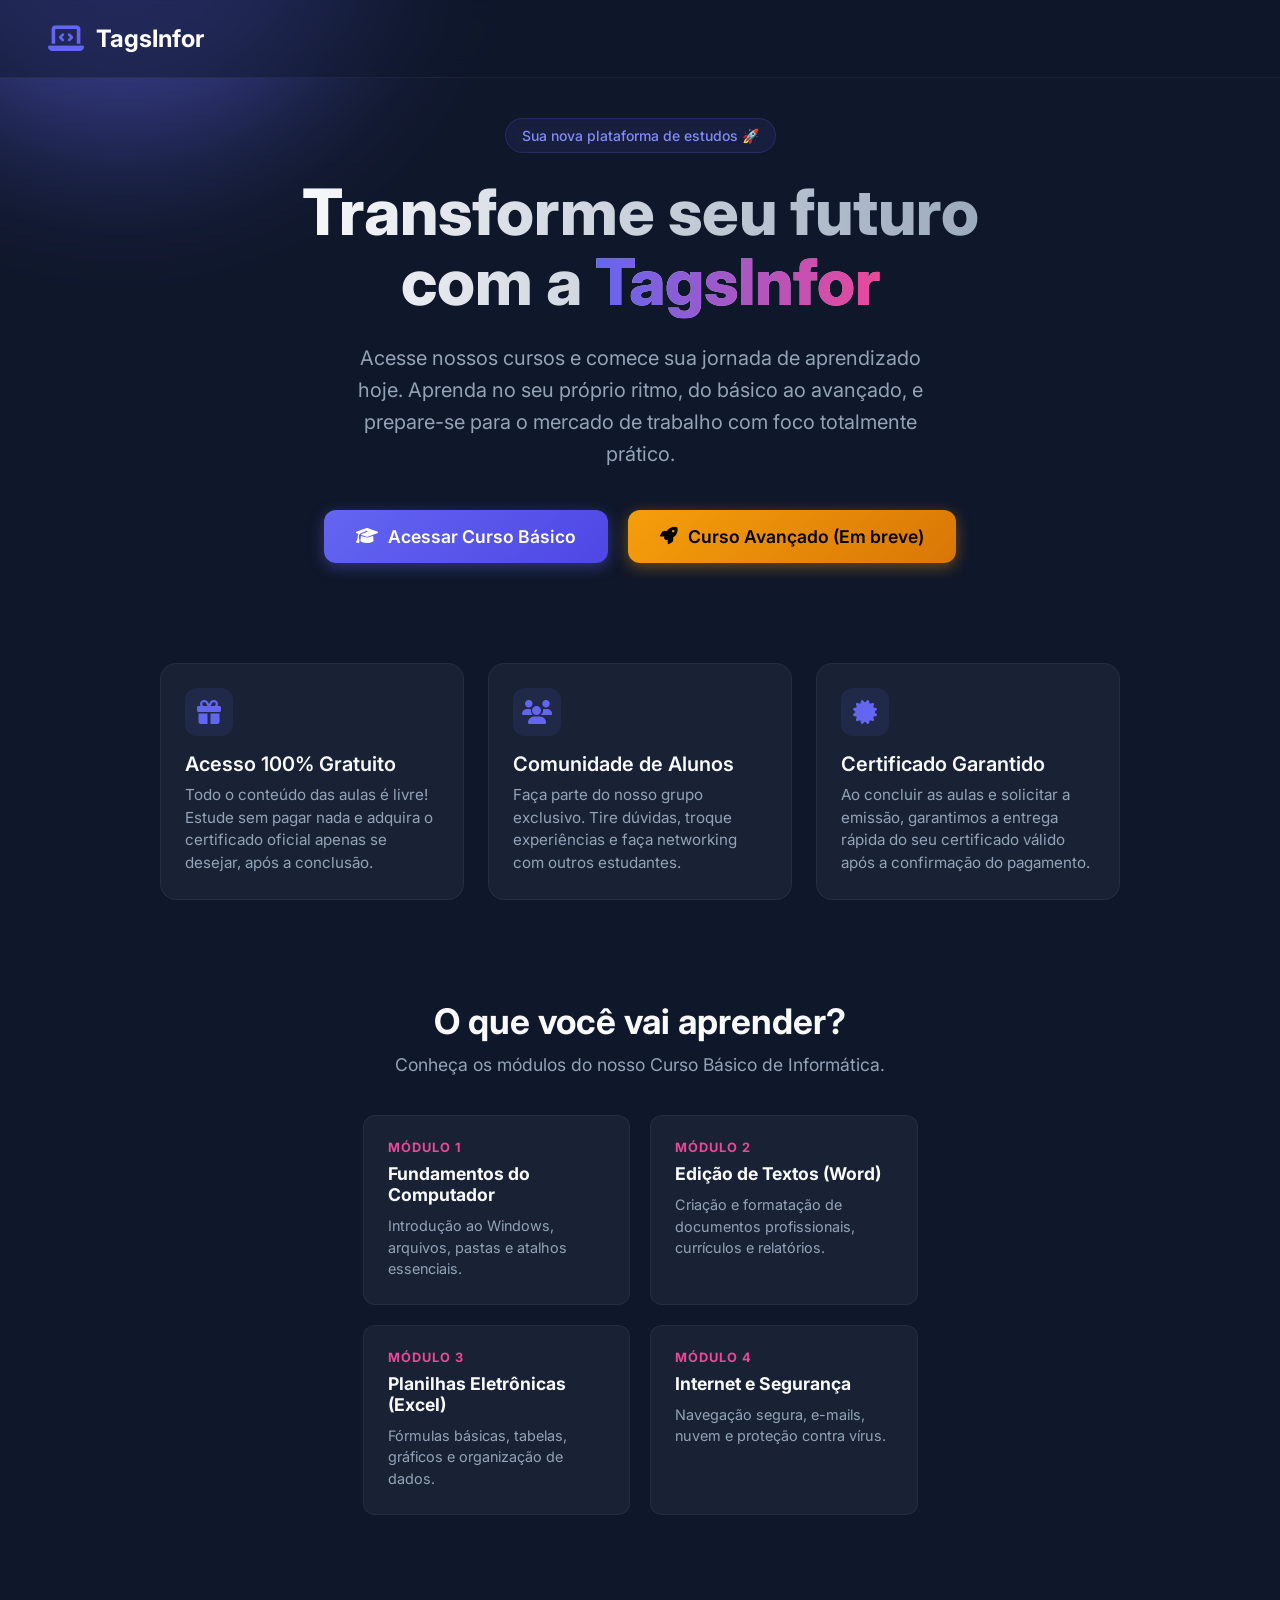
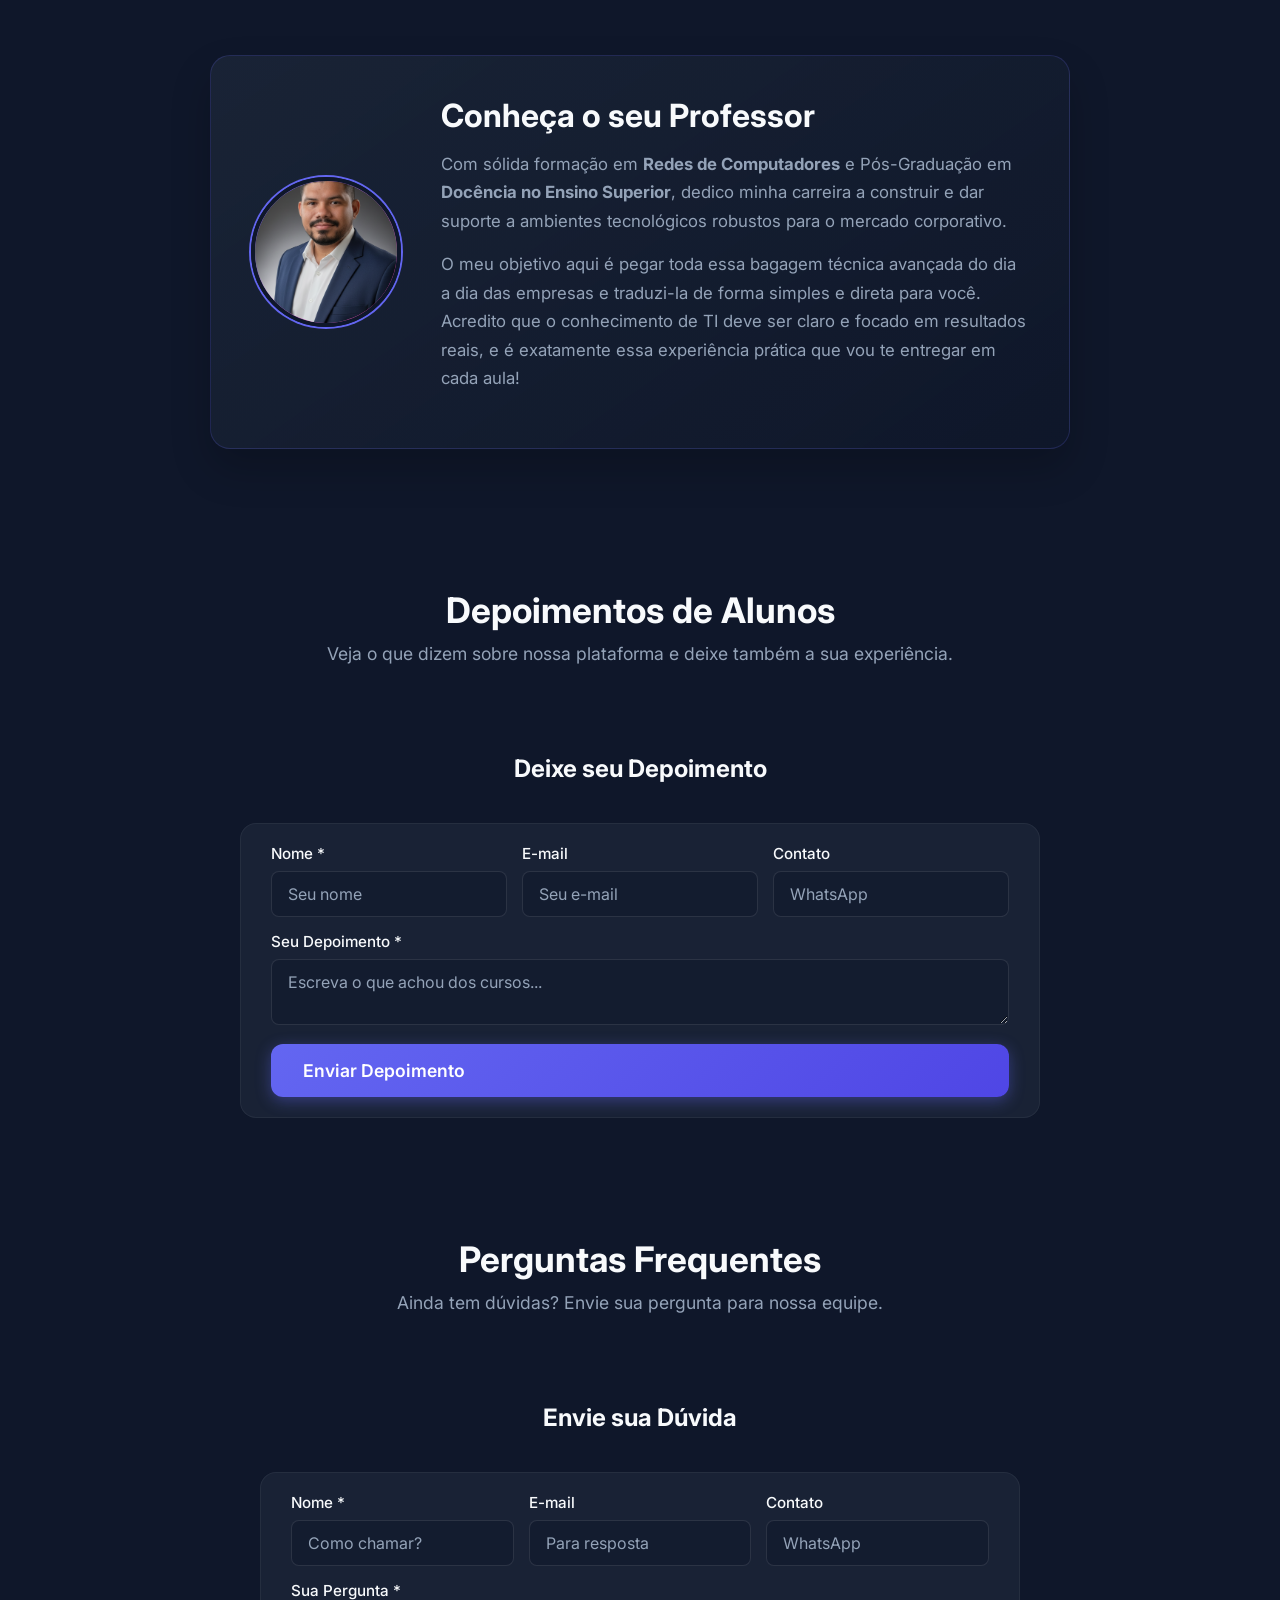
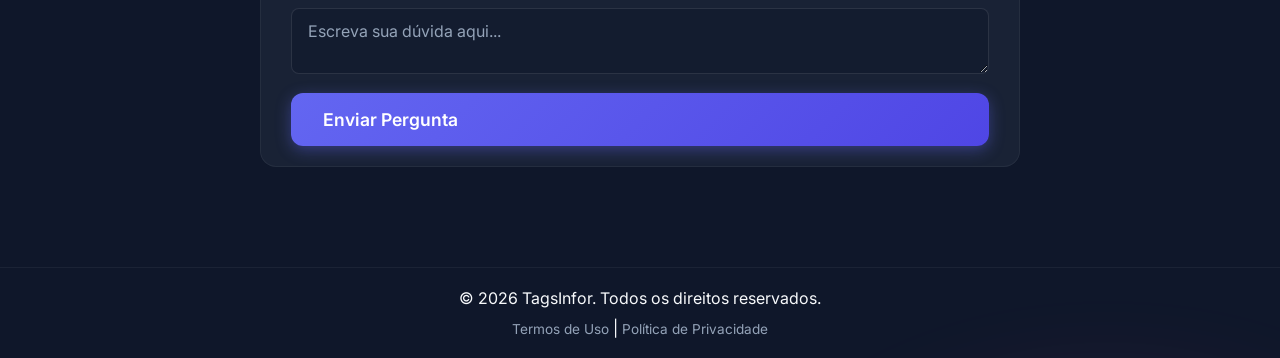
<file: index.html>
<!DOCTYPE html>
<html lang="pt-BR">

<head>
    <meta charset="UTF-8">
    <meta name="viewport" content="width=device-width, initial-scale=1.0">
    <title>TagsInfor - Cursos Online</title>
    <meta name="description"
        content="Acesse a plataforma de cursos da TagsInfor. Evolua suas habilidades com nossos cursos completos.">
    <!-- Google Fonts -->
    <link rel="preconnect" href="https://fonts.googleapis.com">
    <link rel="preconnect" href="https://fonts.gstatic.com" crossorigin>
    <link href="https://fonts.googleapis.com/css2?family=Inter:wght@300;400;500;600;700;800&display=swap"
        rel="stylesheet">
    <link rel="stylesheet" href="https://cdnjs.cloudflare.com/ajax/libs/font-awesome/6.4.0/css/all.min.css">
    <link rel="icon" type="image/png" href="favicon.png">
    <link rel="stylesheet" href="public/assets/css/landing.css">
</head>

<body>
    <div class="bg-shapes">
        <div class="shape shape-1"></div>
        <div class="shape shape-2"></div>
    </div>

    <!-- Banner de Avisos Dinâmico -->
    <div id="aviso-banner" class="aviso-banner" style="display: none;">
        <i class="fa-solid fa-bullhorn"></i>
        <span id="aviso-texto"></span>
        <a href="#" id="aviso-link" target="_blank" class="btn-aviso">Saiba mais</a>
    </div>

    <header>
        <nav>
            <a href="#" class="logo" aria-label="Página Inicial da TagsInfor">
                <i class="fa-solid fa-laptop-code" aria-hidden="true"></i>
                TagsInfor
            </a>
        </nav>
    </header>

    <main class="hero">
        <div class="hero-content">
            <div class="badge">Sua nova plataforma de estudos 🚀</div>
            <h1>Transforme seu futuro com a <span>TagsInfor</span></h1>
            <p class="subtitle">Acesse nossos cursos e comece sua jornada de aprendizado hoje. Aprenda no seu próprio
                ritmo, do básico ao avançado, e prepare-se para o mercado de trabalho com foco totalmente prático.</p>

            <div class="actions">
                <a href="javascript:void(0)" onclick="acessarCurso()" class="btn btn-primary" aria-label="Acessar o Curso Básico">
                    <i class="fa-solid fa-graduation-cap" aria-hidden="true"></i>
                    Acessar Curso Básico
                </a>
                <button onclick="openModal('modal-lead')" class="btn btn-advanced" aria-label="Curso Avançado em Breve">
                    <i class="fa-solid fa-rocket" aria-hidden="true"></i>
                    Curso Avançado (Em breve)
                </button>
            </div>

            <div style="margin-top: 20px; display: none;">
                <button onclick="openModal('modal-certificado')" class="btn btn-outline"
                    style="padding: 10px 20px; font-size: 0.9rem;">
                    <i class="fa-solid fa-award"></i> Solicitar meu Certificado
                </button>
            </div>
        </div>
    </main>

    <section class="features" id="cursos">
        <div class="feature-card">
            <div class="feature-icon"><i class="fa-solid fa-gift" aria-hidden="true"></i></div>
            <h3 class="feature-title">Acesso 100% Gratuito</h3>
            <p class="feature-desc">Todo o conteúdo das aulas é livre! Estude sem pagar nada e adquira o certificado
                oficial apenas se desejar, após a conclusão.</p>
        </div>
        <div class="feature-card">
            <div class="feature-icon"><i class="fa-solid fa-users" aria-hidden="true"></i></div>
            <h3 class="feature-title">Comunidade de Alunos</h3>
            <p class="feature-desc">Faça parte do nosso grupo exclusivo. Tire dúvidas, troque experiências e faça
                networking com outros estudantes.</p>
        </div>
        <div class="feature-card">
            <div class="feature-icon"><i class="fa-solid fa-certificate" aria-hidden="true"></i></div>
            <h3 class="feature-title">Certificado Garantido</h3>
            <p class="feature-desc">Ao concluir as aulas e solicitar a emissão, garantimos a entrega rápida do seu
                certificado válido após a confirmação do pagamento.</p>
        </div>
    </section>

    <!-- Grade Curricular -->
    <section class="syllabus" id="grade">
        <div class="section-header">
            <h2>O que você vai aprender?</h2>
            <p>Conheça os módulos do nosso Curso Básico de Informática.</p>
        </div>
        <div class="syllabus-grid">
            <div class="syllabus-item">
                <div class="module-number">Módulo 1</div>
                <h4>Fundamentos do Computador</h4>
                <p>Introdução ao Windows, arquivos, pastas e atalhos essenciais.</p>
            </div>
            <div class="syllabus-item">
                <div class="module-number">Módulo 2</div>
                <h4>Edição de Textos (Word)</h4>
                <p>Criação e formatação de documentos profissionais, currículos e relatórios.</p>
            </div>
            <div class="syllabus-item">
                <div class="module-number">Módulo 3</div>
                <h4>Planilhas Eletrônicas (Excel)</h4>
                <p>Fórmulas básicas, tabelas, gráficos e organização de dados.</p>
            </div>
            <div class="syllabus-item">
                <div class="module-number">Módulo 4</div>
                <h4>Internet e Segurança</h4>
                <p>Navegação segura, e-mails, nuvem e proteção contra vírus.</p>
            </div>
        </div>
    </section>

    <!-- Quem é o Professor -->
    <section class="instructor" id="sobre">
        <div class="instructor-container">
            <div class="instructor-image">
                <img src="public/assets/images/Professor.png" alt="Foto do Professor"
                    onerror="this.style.display='none'; this.nextElementSibling.style.display='block';">
                <i class="fa-solid fa-user-tie" style="display:none;"></i>
            </div>
            <div class="instructor-content">
                <h2>Conheça o seu Professor</h2>
                <p>Com sólida formação em <strong>Redes de Computadores</strong> e Pós-Graduação em <strong>Docência no
                        Ensino Superior</strong>, dedico minha carreira a construir e dar suporte a ambientes
                    tecnológicos robustos para o mercado corporativo.</p>
                <p>O meu objetivo aqui é pegar toda essa bagagem técnica avançada do dia a dia das empresas e traduzi-la
                    de forma simples e direta para você. Acredito que o conhecimento de TI deve ser claro e focado em
                    resultados reais, e é exatamente essa experiência prática que vou te entregar em cada aula!</p>
            </div>
        </div>
    </section>

    <section class="testimonials" id="depoimentos">
        <div class="section-header">
            <h2>Depoimentos de Alunos</h2>
            <p>Veja o que dizem sobre nossa plataforma e deixe também a sua experiência.</p>
        </div>

        <!-- Lista de depoimentos renderizados via JS -->
        <div id="testimonials-list" class="testimonials-grid" style="margin-bottom: 50px;">
            <!-- Será preenchido via script -->
        </div>

        <div class="section-header" style="margin-top: 20px;">
            <h3 style="font-size: 1.5rem; color: var(--text-main);">Deixe seu Depoimento</h3>
        </div>

        <div class="form-container">
            <form name="depoimentos" method="POST" class="custom-form">
                <input type="hidden" name="tipo" value="depoimento">
                <input type="hidden" name="Assunto" value="NOVO DEPOIMENTO - Site">
                <div class="form-row">
                    <div class="form-group">
                        <label for="depoimento-nome">Nome *</label>
                        <input type="text" id="depoimento-nome" name="nome" required placeholder="Seu nome">
                    </div>
                    <div class="form-group">
                        <label for="depoimento-email">E-mail</label>
                        <input type="email" id="depoimento-email" name="email" placeholder="Seu e-mail">
                    </div>
                    <div class="form-group">
                        <label for="depoimento-telefone">Contato</label>
                        <input type="tel" id="depoimento-telefone" name="telefone" placeholder="WhatsApp">
                    </div>
                </div>
                <div class="form-group">
                    <label for="depoimento-texto">Seu Depoimento *</label>
                    <textarea id="depoimento-texto" name="depoimento" required rows="2"
                        placeholder="Escreva o que achou dos cursos..."></textarea>
                </div>
                <button type="submit" class="btn btn-primary w-100">Enviar Depoimento</button>
            </form>
        </div>
    </section>

    <section class="faq" id="faq">
        <div class="section-header">
            <h2>Perguntas Frequentes</h2>
            <p>Ainda tem dúvidas? Envie sua pergunta para nossa equipe.</p>
        </div>

        <!-- Lista de FAQs renderizadas via JS -->
        <div id="faq-list" class="faq-list" style="margin-bottom: 50px;">
            <!-- Será preenchido via script -->
        </div>

        <div class="section-header" style="margin-top: 20px;">
            <h3 style="font-size: 1.5rem; color: var(--text-main);">Envie sua Dúvida</h3>
        </div>

        <div class="form-container">
            <form name="duvidas-faq" method="POST" class="custom-form">
                <input type="hidden" name="tipo" value="faq">
                <input type="hidden" name="Assunto" value="NOVA DUVIDA FAQ - Site">
                <div class="form-row">
                    <div class="form-group">
                        <label for="faq-nome">Nome *</label>
                        <input type="text" id="faq-nome" name="nome" required placeholder="Como chamar?">
                    </div>
                    <div class="form-group">
                        <label for="faq-email">E-mail</label>
                        <input type="email" id="faq-email" name="email" placeholder="Para resposta">
                    </div>
                    <div class="form-group">
                        <label for="faq-telefone">Contato</label>
                        <input type="tel" id="faq-telefone" name="telefone" placeholder="WhatsApp">
                    </div>
                </div>
                <div class="form-group">
                    <label for="faq-pergunta">Sua Pergunta *</label>
                    <textarea id="faq-pergunta" name="pergunta" required rows="2"
                        placeholder="Escreva sua dúvida aqui..."></textarea>
                </div>
                <button type="submit" class="btn btn-primary w-100">Enviar Pergunta</button>
            </form>
        </div>
    </section>

    <footer class="landing-footer">
        <p>&copy; 2026 TagsInfor. Todos os direitos reservados.</p>
        <div style="margin-top: 10px;">
            <a href="#">Termos de Uso</a> | <a href="#">Política de Privacidade</a>
        </div>
    </footer>

    <!-- Modal Cadastro Gratuito -->
    <div id="modal-cadastro" class="modal-overlay">
        <div class="modal-content form-container">
            <button class="close-modal" onclick="closeModal('modal-cadastro')"><i class="fa-solid fa-xmark"></i></button>
            <h3 style="margin-bottom: 10px;">Cadastro Gratuito</h3>
            <p style="margin-bottom: 20px; color: var(--text-muted);">Preencha para acessar o conteúdo completo do curso básico gratuitamente.</p>
            <form name="cadastro" method="POST" class="custom-form">
                <input type="hidden" name="tipo" value="cadastro">
                <input type="hidden" name="Assunto" value="NOVO ALUNO GRATUITO - Site">
                <div class="form-group">
                    <label>Nome Completo</label>
                    <input type="text" name="nome" required placeholder="Seu nome">
                </div>
                <div class="form-group">
                    <label>E-mail</label>
                    <input type="email" name="email" required placeholder="Seu e-mail principal">
                </div>
                <div class="form-group">
                    <label>Telefone (WhatsApp)</label>
                    <input type="tel" name="telefone" required placeholder="(00) 00000-0000">
                </div>
                <button type="submit" class="btn btn-primary w-100">Acessar as Aulas Agora</button>
            </form>
        </div>
    </div>

    <!-- Modal Lead -->
    <div id="modal-lead" class="modal-overlay">
        <div class="modal-content form-container">
            <button class="close-modal" onclick="closeModal('modal-lead')"><i class="fa-solid fa-xmark"></i></button>
            <h3 style="margin-bottom: 10px;">Lista de Espera: Curso Avançado</h3>
            <p style="margin-bottom: 20px; color: var(--text-muted);">Deixe seu e-mail e seja o primeiro a saber quando
                as vagas abrirem!</p>
            <form name="lead" method="POST" class="custom-form">
                <input type="hidden" name="tipo" value="lead">
                <div class="form-group">
                    <label>Nome</label>
                    <input type="text" name="nome" required placeholder="Seu nome">
                </div>
                <div class="form-group">
                    <label>E-mail</label>
                    <input type="email" name="email" required placeholder="Seu e-mail principal">
                </div>
                <button type="submit" class="btn btn-primary w-100">Entrar na Lista</button>
            </form>
        </div>
    </div>

    <!-- Modal Certificado -->
    <div id="modal-certificado" class="modal-overlay">
        <div class="modal-content form-container">
            <button class="close-modal" onclick="closeModal('modal-certificado')"><i
                    class="fa-solid fa-xmark"></i></button>
            <h3 style="margin-bottom: 10px;">Emissão de Certificado</h3>
            <p style="margin-bottom: 20px; color: var(--text-muted);">Concluiu o curso básico? Solicite aqui seu
                certificado oficial. (Liberado após confirmação de pagamento)</p>
            <form name="certificado" method="POST" class="custom-form">
                <input type="hidden" name="tipo" value="certificado">
                <div class="form-group">
                    <label>Nome Completo (Para o certificado)</label>
                    <input type="text" name="nome" required placeholder="João da Silva">
                </div>
                <div class="form-group">
                    <label>E-mail de Cadastro</label>
                    <input type="email" name="email" required placeholder="seu@email.com">
                </div>
                <div class="form-group">
                    <label>Telefone (WhatsApp)</label>
                    <input type="tel" name="telefone" required placeholder="(00) 00000-0000">
                </div>
                <div class="form-group">
                    <label>CPF</label>
                    <input type="text" name="cpf" required placeholder="000.000.000-00">
                </div>
                <button type="submit" class="btn btn-primary w-100">Solicitar Certificado</button>
            </form>
        </div>
    </div>

    <!-- Toast Notification -->
    <div id="toast" class="toast">
        <i class="fa-solid fa-circle-check"></i>
        <span id="toast-message">Mensagem enviada com sucesso!</span>
    </div>

    <script>
        const SCRIPT_URL = "https://script.google.com/macros/s/AKfycbwICJpxYs6JVOO5Htck3L4zEylMj01CyDnzOQxvBZP6UJXSi4CHU74sG9TjauAfqdzt/exec";

        // Função para escapar HTML (Prevenção de XSS)
        const escapeHTML = (str) => {
            if (!str) return '';
            return str.toString().replace(/[&<>'"]/g, tag => ({
                '&': '&amp;',
                '<': '&lt;',
                '>': '&gt;',
                "'": '&#39;',
                '"': '&quot;'
            }[tag] || tag));
        };

        // Funções de Modal
        const openModal = (id) => {
            document.getElementById(id).classList.add('active');
            document.body.style.overflow = 'hidden';
        };
        const closeModal = (id) => {
            document.getElementById(id).classList.remove('active');
            document.body.style.overflow = 'auto';
        };

        const acessarCurso = () => {
            // Verifica se o aluno já fez o cadastro gratuito nesse navegador
            if (localStorage.getItem('aluno_cadastrado') === 'true') {
                window.location.href = 'curso-basico.html';
            } else {
                openModal('modal-cadastro');
            }
        };

        // Função para carregar dados dinâmicos da Planilha
        const loadDynamicData = async () => {
            try {
                const response = await fetch(SCRIPT_URL);
                const data = await response.json();

                // Carrega Avisos
                if (data.avisos && data.avisos.length > 0) {
                    const aviso = data.avisos[0]; // Pega o primeiro aviso ativo
                    const avisoBanner = document.getElementById('aviso-banner');
                    document.getElementById('aviso-texto').innerText = aviso.texto;
                    if (aviso.link) {
                        document.getElementById('aviso-link').href = aviso.link;
                        document.getElementById('aviso-link').style.display = 'inline-block';
                    } else {
                        document.getElementById('aviso-link').style.display = 'none';
                    }
                    avisoBanner.style.display = 'flex';
                }

                // Cupons preparados (pode usar data.cupons depois)

                // Carrega Depoimentos
                const depContainer = document.getElementById('testimonials-list');
                if (data.depoimentos && data.depoimentos.length > 0) {
                    depContainer.innerHTML = '';
                    data.depoimentos.forEach(item => {
                        const card = document.createElement('div');
                        card.className = 'testimonial-card';
                        card.innerHTML = `
                            <div class="stars">
                                <i class="fa-solid fa-star"></i><i class="fa-solid fa-star"></i><i class="fa-solid fa-star"></i><i class="fa-solid fa-star"></i><i class="fa-solid fa-star"></i>
                            </div>
                            <p class="testimonial-text">"${escapeHTML(item.depoimento)}"</p>
                            <div class="student-info">
                                <div class="student-avatar"><i class="fa-solid fa-user"></i></div>
                                <div>
                                    <strong>${escapeHTML(item.nome)}</strong>
                                    <span>Aluno TagsInfor</span>
                                </div>
                            </div>
                        `;
                        depContainer.appendChild(card);
                    });
                }

                // Carrega FAQ
                const faqContainer = document.getElementById('faq-list');
                if (data.faq && data.faq.length > 0) {
                    faqContainer.innerHTML = '';
                    data.faq.forEach(item => {
                        const faqItem = document.createElement('div');
                        faqItem.className = 'faq-item';
                        faqItem.innerHTML = `
                            <h3 class="faq-question"><i class="fa-solid fa-circle-question"></i> ${escapeHTML(item.pergunta)}</h3>
                            <p class="faq-answer">${escapeHTML(item.resposta)}</p>
                        `;
                        faqContainer.appendChild(faqItem);
                    });
                }
            } catch (error) {
                console.error("Erro ao carregar dados:", error);
            }
        };

        // Função para mostrar notificação visual (Toast)
        const showToast = (message, isError = false) => {
            const toast = document.getElementById('toast');
            const toastMsg = document.getElementById('toast-message');
            const icon = toast.querySelector('i');

            toastMsg.innerText = message;
            if (isError) {
                toast.style.borderLeftColor = '#ef4444';
                icon.className = 'fa-solid fa-circle-xmark';
                icon.style.color = '#ef4444';
            } else {
                toast.style.borderLeftColor = '#10b981';
                icon.className = 'fa-solid fa-circle-check';
                icon.style.color = '#10b981';
            }

            toast.classList.add('show');
            setTimeout(() => {
                toast.classList.remove('show');
            }, 4000);
        };

        // Envio dos formulários
        const handleSubmit = (e) => {
            e.preventDefault();
            const form = e.target;
            const formData = new FormData(form);
            const submitBtn = form.querySelector('button[type="submit"]');
            const originalBtnText = submitBtn.innerText;

            submitBtn.innerText = "Enviando...";
            submitBtn.disabled = true;

            // Envia SEMPRE para o Google Sheets porque todos tem campo 'tipo'
            fetch(SCRIPT_URL, {
                method: "POST",
                headers: { "Content-Type": "application/x-www-form-urlencoded" },
                body: new URLSearchParams(formData).toString()
            })
                .then(() => {
                    const tipo = form.querySelector('input[name="tipo"]').value;
                    if (tipo === "depoimento") showToast("Depoimento enviado para análise!");
                    else if (tipo === "faq") showToast("Dúvida enviada! Em breve responderemos.");
                    else if (tipo === "lead") {
                        showToast("Email salvo! Te avisaremos.");
                        closeModal('modal-lead');
                    }
                    else if (tipo === "certificado") {
                        showToast("Solicitação recebida. Analisaremos o pagamento.");
                        closeModal('modal-certificado');
                    }
                    else if (tipo === "cadastro") {
                        showToast("Cadastro realizado! Redirecionando...");
                        localStorage.setItem('aluno_cadastrado', 'true');
                        closeModal('modal-cadastro');
                        setTimeout(() => {
                            window.location.href = 'curso-basico.html';
                        }, 1500);
                    }
                    else showToast("Mensagem enviada com sucesso!");
                    
                    form.reset();
                    submitBtn.innerText = "Enviado com sucesso";
                    
                    // Atualiza os blocos de mensagens na tela (com atraso de 3s para o Google salvar)
                    if (tipo === "depoimento" || tipo === "faq") {
                        setTimeout(() => {
                            loadDynamicData();
                        }, 3000);
                    }
                })
                .catch((error) => {
                    showToast("Ops! Houve um erro ao enviar.", true);
                    submitBtn.innerText = originalBtnText;
                    submitBtn.disabled = false;
                });
        };

        document.querySelectorAll('.custom-form').forEach(form => {
            form.addEventListener('submit', handleSubmit);
        });

        document.addEventListener('DOMContentLoaded', loadDynamicData);
    </script>
</body>

</html>
</file>
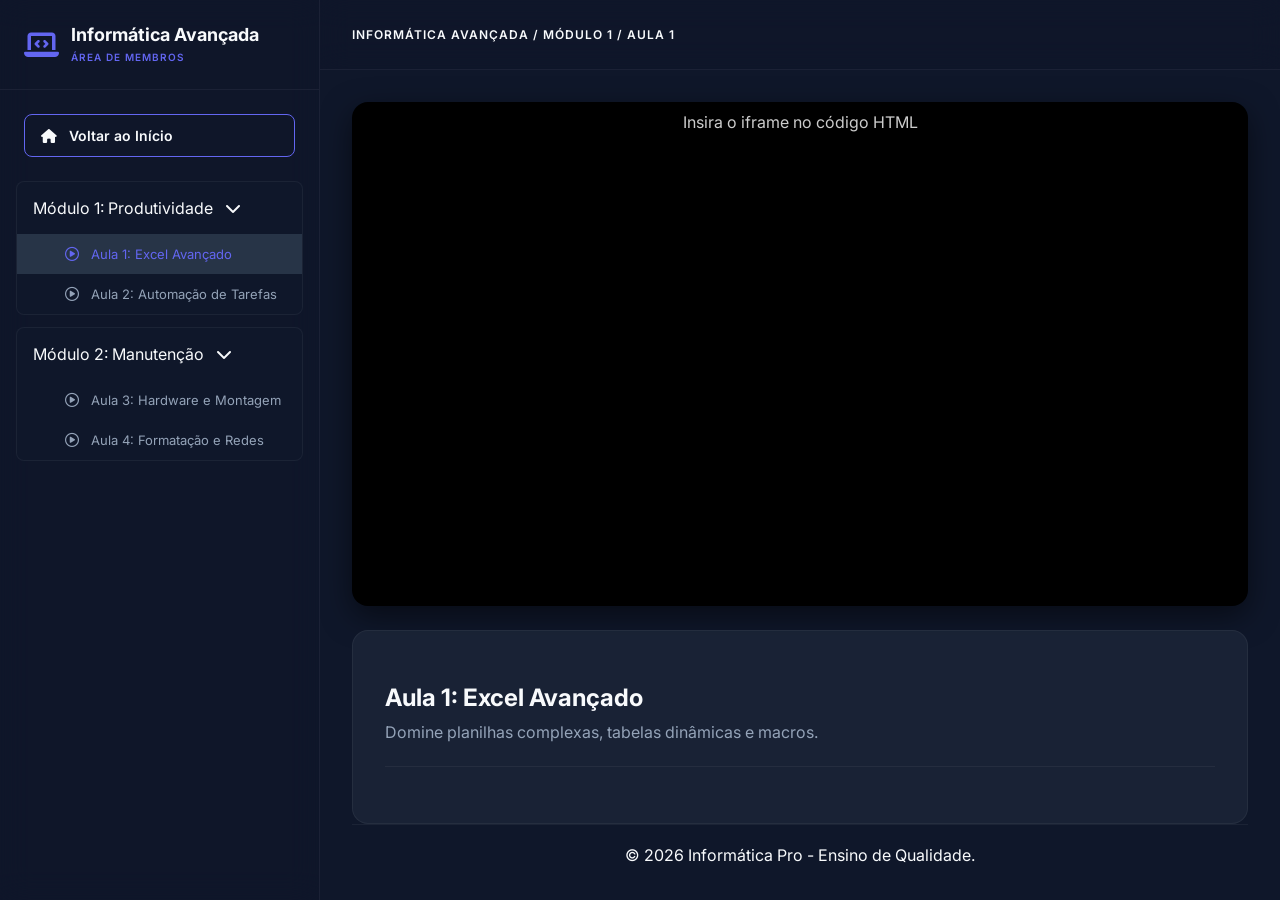
<file: curso-avancado.html>
<!DOCTYPE html>
<html lang="pt-BR">
<head>
    <meta charset="UTF-8">
    <meta name="viewport" content="width=device-width, initial-scale=1.0">
    <title>Informática Pro - Informática Avançada</title>
    <link rel="icon" type="image/png" href="public/favicon.png">
    <!-- Google Fonts -->
    <link href="https://fonts.googleapis.com/css2?family=Inter:wght@300;400;500;600;700&display=swap" rel="stylesheet">
    <link href="https://fonts.googleapis.com/css2?family=Great+Vibes&display=swap" rel="stylesheet">
    <!-- Font Awesome -->
    <link rel="stylesheet" href="https://cdnjs.cloudflare.com/ajax/libs/font-awesome/6.4.0/css/all.min.css">
    <link rel="stylesheet" href="public/assets/css/style.css">
    <!-- Styles from style.css are used instead of inline embedded styles -->
</head>
<body>
    <div class="app-container">
        <!-- Sidebar -->
        <aside class="sidebar" id="sidebar">
            <div class="sidebar-header">
                <div class="logo">
                    <i class="fa-solid fa-laptop-code text-accent"></i>
                    <div>
                        <h2>Informática Avançada</h2>
                        <span>ÁREA DE MEMBROS</span>
                    </div>
                </div>
            </div>

            <nav class="sidebar-nav">
                <a href="index.html" class="nav-item nav-item-link">
                    <i class="fa-solid fa-house"></i>
                    Voltar ao Início
                </a>
            </nav>

            <div class="modules-list" id="modules-sidebar-list">
                <!-- Módulo 1 -->
                <div class="module-item expanded">
                    <div class="module-header">
                        <span>Módulo 1: Produtividade</span>
                        <i class="fa-solid fa-chevron-down"></i>
                    </div>
                    <div class="lessons-list lessons-list-expanded">
                        <div class="lesson-item active">
                            <i class="fa-regular fa-circle-play"></i>
                            <span>Aula 1: Excel Avançado</span>
                        </div>
                        <div class="lesson-item">
                            <i class="fa-regular fa-circle-play"></i>
                            <span>Aula 2: Automação de Tarefas</span>
                        </div>
                    </div>
                </div>
                <!-- Módulo 2 -->
                <div class="module-item">
                    <div class="module-header">
                        <span>Módulo 2: Manutenção</span>
                        <i class="fa-solid fa-chevron-down"></i>
                    </div>
                    <div class="lessons-list lessons-list-expanded">
                        <div class="lesson-item">
                            <i class="fa-regular fa-circle-play"></i>
                            <span>Aula 3: Hardware e Montagem</span>
                        </div>
                        <div class="lesson-item">
                            <i class="fa-regular fa-circle-play"></i>
                            <span>Aula 4: Formatação e Redes</span>
                        </div>
                    </div>
                </div>
            </div>
        </aside>

        <!-- Main Content -->
        <main class="main-content">
            <!-- Navbar top -->
            <header class="topbar">
                <div class="d-flex align-center gap-15">
                    <div class="breadcrumb fw-600 text-primary">
                        Informática Avançada / Módulo 1 / Aula 1
                    </div>
                </div>
            </header>

            <div class="content-wrapper flex-column min-h-content">
                <div class="flex-1">
                    
                    <!-- Lesson View -->
                    <div id="view-lesson" class="view-section view-section-visible">
                        <div class="video-container" id="video-container">
                            <div class="video-wrapper">
                                <!-- COLOQUE O CÓDIGO DE INCORPORAÇÃO (IFRAME) DO VÍDEO ABAIXO -->
                                <!-- Exemplo: <iframe src="https://www.youtube.com/embed/VIDEO_ID" frameborder="0" allowfullscreen></iframe> -->
                                <div class="video-placeholder">
                                    Espaço para o Vídeo<br>
                                    <span>Insira o iframe no código HTML</span>
                                </div>
                            </div>
                        </div>

                        <div class="lesson-details">
                            <div class="lesson-header-info">
                                <h2 id="lesson-title-display" class="lesson-title">Aula 1: Excel Avançado</h2>
                                <p class="lesson-desc lesson-desc-visible">Domine planilhas complexas, tabelas dinâmicas e macros.</p>
                            </div>
                        </div>
                    </div>
                </div>
                <!-- Footer do Aluno -->
                <footer class="student-footer course-footer">
                    <p>&copy; 2026 Informática Pro - Ensino de Qualidade.</p>
                </footer>
            </div>
        </main>
    </div>
</body>
</html>
</file>
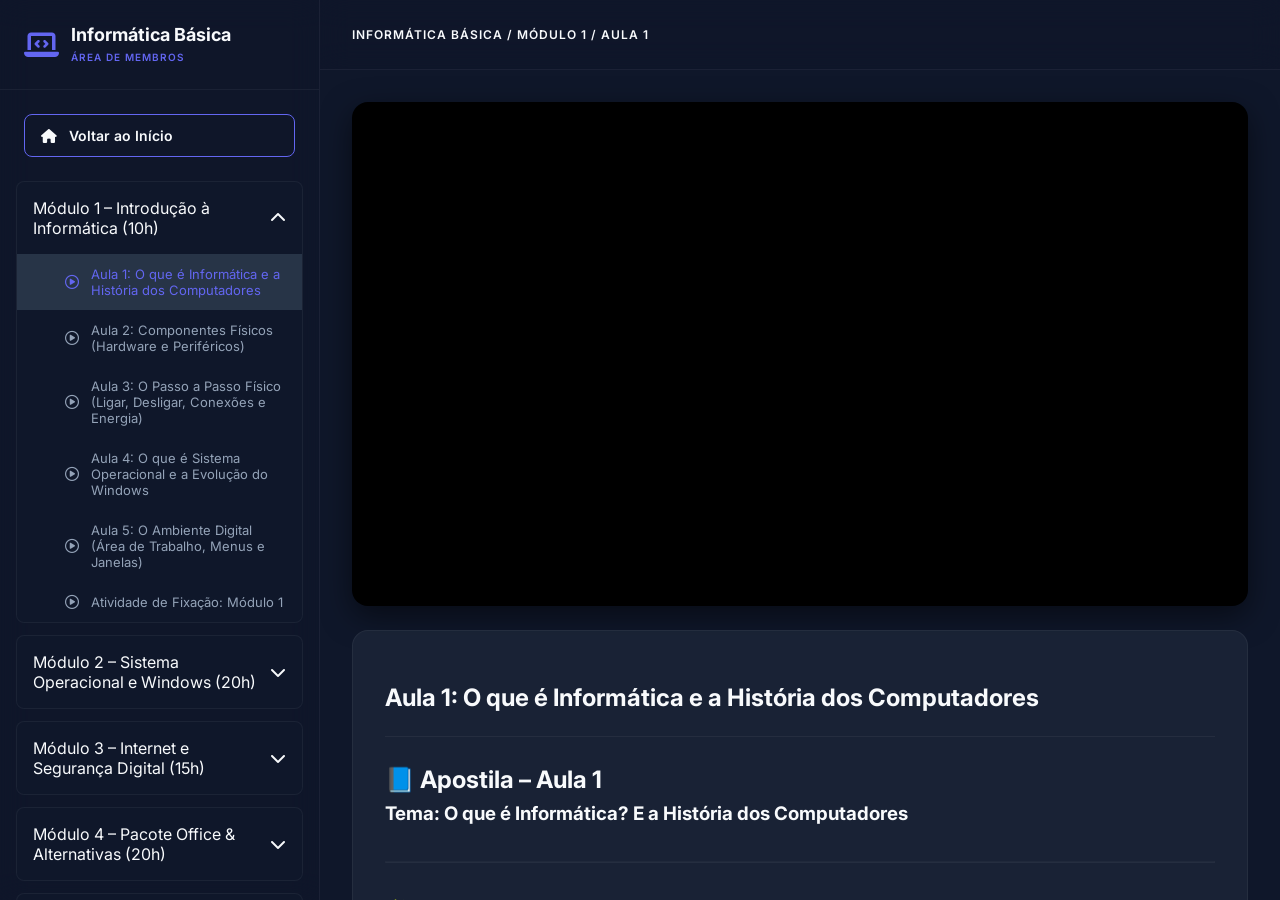
<file: curso-basico.html>
<!DOCTYPE html>
<html lang="pt-BR">
<head>
    <meta charset="UTF-8">
    <meta name="viewport" content="width=device-width, initial-scale=1.0">
    <title>Informática Pro - Informática Básica</title>
    <link rel="icon" type="image/png" href="public/favicon.png">
    <!-- Google Fonts -->
    <link href="https://fonts.googleapis.com/css2?family=Inter:wght@300;400;500;600;700&display=swap" rel="stylesheet">
    <link href="https://fonts.googleapis.com/css2?family=Great+Vibes&display=swap" rel="stylesheet">
    <!-- Font Awesome -->
    <link rel="stylesheet" href="https://cdnjs.cloudflare.com/ajax/libs/font-awesome/6.4.0/css/all.min.css">
    <link rel="stylesheet" href="public/assets/css/style.css">
    <!-- Styles from style.css are used instead of inline embedded styles -->
</head>
<body>
    <!-- Overlay para fechar o menu mobile -->
    <div class="sidebar-overlay" id="sidebar-overlay"></div>

    <div class="app-container">
        <!-- Sidebar -->
        <aside class="sidebar" id="sidebar">
            <div class="sidebar-header">
                <div class="logo">
                    <i class="fa-solid fa-laptop-code text-accent"></i>
                    <div>
                        <h2>Informática Básica</h2>
                        <span>ÁREA DE MEMBROS</span>
                    </div>
                </div>
            </div>

            <nav class="sidebar-nav">
                <a href="index.html" class="nav-item nav-item-link">
                    <i class="fa-solid fa-house"></i>
                    Voltar ao Início
                </a>
            </nav>

            <div class="modules-list" id="modules-sidebar-list">
                <!-- Módulo 1 -->
                <div class="module-item expanded">
                    <div class="module-header">
                        <span>Módulo 1: Introdução</span>
                        <i class="fa-solid fa-chevron-down"></i>
                    </div>
                    <div class="lessons-list lessons-list-expanded">
                        <div class="lesson-item active">
                            <i class="fa-regular fa-circle-play"></i>
                            <span>Aula 1: Conhecendo o Computador</span>
                        </div>
                        <div class="lesson-item">
                            <i class="fa-regular fa-circle-play"></i>
                            <span>Aula 2: Sistema Operacional</span>
                        </div>
                    </div>
                </div>
                <!-- Módulo 2 -->
                <div class="module-item">
                    <div class="module-header">
                        <span>Módulo 2: Internet e Navegação</span>
                        <i class="fa-solid fa-chevron-down"></i>
                    </div>
                    <div class="lessons-list lessons-list-expanded">
                        <div class="lesson-item">
                            <i class="fa-regular fa-circle-play"></i>
                            <span>Aula 3: Como usar o Navegador</span>
                        </div>
                        <div class="lesson-item">
                            <i class="fa-regular fa-circle-play"></i>
                            <span>Aula 4: Segurança Básica</span>
                        </div>
                    </div>
                </div>
            </div>
        </aside>

        <!-- Main Content -->
        <main class="main-content">
            <!-- Navbar top -->
            <header class="topbar">
                <div class="d-flex align-center gap-15">
                    <!-- Botão hamburguer (visivel apenas no mobile) -->
                    <button class="mobile-toggle" id="mobile-toggle" aria-label="Abrir menu">
                        <i class="fa-solid fa-bars"></i>
                    </button>
                    <div class="breadcrumb fw-600 text-primary">
                        Informática Básica / Módulo 1 / Aula 1
                    </div>
                </div>
            </header>

            <div class="content-wrapper flex-column min-h-content">
                <div class="flex-1">
                    
                    <!-- Lesson View -->
                    <div id="view-lesson" class="view-section view-section-visible">
                        <div class="video-container" id="video-container">
                            <div class="video-wrapper">
                                <iframe width="1337" height="752" src="https://www.youtube.com/embed/PMjH2tb2oqs" title="Aula 1: O que é Informática e a História dos Computadores" frameborder="0" allow="accelerometer; autoplay; clipboard-write; encrypted-media; gyroscope; picture-in-picture; web-share" referrerpolicy="strict-origin-when-cross-origin" allowfullscreen></iframe>
                            </div>
                        </div>

                        <div class="lesson-details">
                            <div class="lesson-header-info">
                                <h2 id="lesson-title-display" class="lesson-title">Aula 1: Conhecendo o Computador</h2>
                                <p class="lesson-desc">Nesta aula, você aprenderá os componentes básicos de um computador e como eles funcionam juntos.</p>
                            </div>
                            <div id="lesson-text-content" class="lesson-content">
                                <!-- O conteúdo da apostila/aula será injetado aqui -->
                            </div>
                        </div>
                    </div>
                </div>
                <!-- Footer do Aluno -->
                <footer class="student-footer course-footer">
                    <p>&copy; 2026 Informática Pro - Ensino de Qualidade.</p>
                </footer>
            </div>
        </main>
    </div>
    
    <!-- Scripts -->
    <script src="public/assets/js/curso-basico.js"></script>
    <script src="public/assets/js/app-basico.js"></script>
    <script>
        // Mobile sidebar toggle
        const mobileToggle = document.getElementById('mobile-toggle');
        const sidebar = document.getElementById('sidebar');
        const overlay = document.getElementById('sidebar-overlay');

        function openSidebar() {
            sidebar.classList.add('open');
            overlay.classList.add('show');
        }
        function closeSidebar() {
            sidebar.classList.remove('open');
            overlay.classList.remove('show');
        }

        mobileToggle.addEventListener('click', () => {
            sidebar.classList.contains('open') ? closeSidebar() : openSidebar();
        });
        overlay.addEventListener('click', closeSidebar);

        // Fecha o menu ao clicar em uma aula no mobile
        document.addEventListener('click', (e) => {
            if (e.target.closest('.lesson-item') && window.innerWidth <= 768) {
                closeSidebar();
            }
        });
    </script>
</body>
</html>
</file>
<file: public/assets/css/landing.css>
:root {
    --primary: #6366f1;
    --primary-dark: #4f46e5;
    --secondary: #ec4899;
    --bg-color: #0f172a;
    --surface-color: rgba(30, 41, 59, 0.7);
    --text-main: #f8fafc;
    --text-muted: #94a3b8;
}

* {
    margin: 0;
    padding: 0;
    box-sizing: border-box;
    font-family: 'Inter', sans-serif;
}

html, body {
    overflow-x: hidden;
    width: 100%;
}

body {
    background-color: var(--bg-color);
    color: var(--text-main);
    min-height: 100vh;
    display: flex;
    flex-direction: column;
    position: relative;
}

/* Animated Background Gradients */
.bg-shapes {
    position: absolute;
    top: 0;
    left: 0;
    width: 100%;
    height: 100%;
    overflow: hidden;
    z-index: -1;
}

.shape {
    position: absolute;
    filter: blur(80px);
    opacity: 0.5;
    border-radius: 50%;
    animation: float 10s infinite ease-in-out alternate;
}

.shape-1 {
    top: -10%;
    left: -10%;
    width: 500px;
    height: 500px;
    background: var(--primary);
    animation-delay: 0s;
}

.shape-2 {
    bottom: -20%;
    right: -10%;
    width: 600px;
    height: 600px;
    background: var(--secondary);
    animation-delay: -5s;
}

@keyframes float {
    0% { transform: translate(0, 0) scale(1); }
    100% { transform: translate(30px, 50px) scale(1.1); }
}

/* Navbar */
nav {
    padding: 24px 48px;
    display: flex;
    justify-content: space-between;
    align-items: center;
    backdrop-filter: blur(10px);
    background: rgba(15, 23, 42, 0.5);
    border-bottom: 1px solid rgba(255, 255, 255, 0.05);
    z-index: 10;
}

.logo {
    display: flex;
    align-items: center;
    gap: 12px;
    font-size: 1.5rem;
    font-weight: 700;
    color: white;
    text-decoration: none;
}

.logo i {
    color: var(--primary);
    font-size: 1.8rem;
}

/* Hero Section */
.hero {
    flex: 1;
    display: flex;
    align-items: center;
    justify-content: center;
    padding: 40px 20px;
    z-index: 1;
}

.hero-content {
    max-width: 800px;
    text-align: center;
}

.badge {
    display: inline-block;
    padding: 8px 16px;
    border-radius: 999px;
    background: rgba(99, 102, 241, 0.1);
    color: #818cf8;
    font-weight: 500;
    font-size: 0.875rem;
    margin-bottom: 24px;
    border: 1px solid rgba(99, 102, 241, 0.2);
    backdrop-filter: blur(4px);
}

h1 {
    font-size: 4rem;
    font-weight: 800;
    line-height: 1.1;
    margin-bottom: 24px;
    background: linear-gradient(to right, #fff, #94a3b8);
    -webkit-background-clip: text;
    -webkit-text-fill-color: transparent;
}

h1 span {
    background: linear-gradient(to right, var(--primary), var(--secondary));
    -webkit-background-clip: text;
    -webkit-text-fill-color: transparent;
}

p.subtitle {
    font-size: 1.25rem;
    color: var(--text-muted);
    margin-bottom: 40px;
    line-height: 1.6;
    max-width: 600px;
    margin-inline: auto;
}

/* Buttons */
.actions {
    display: flex;
    gap: 20px;
    justify-content: center;
    align-items: center;
}

.btn {
    display: inline-flex;
    align-items: center;
    gap: 10px;
    padding: 16px 32px;
    border-radius: 12px;
    font-size: 1.1rem;
    font-weight: 600;
    text-decoration: none;
    transition: all 0.3s ease;
    cursor: pointer;
    border: none;
}

.btn-primary {
    background: linear-gradient(135deg, var(--primary), var(--primary-dark));
    color: white;
    box-shadow: 0 4px 15px rgba(99, 102, 241, 0.4);
}

.btn-primary:hover {
    transform: translateY(-2px);
    box-shadow: 0 6px 20px rgba(99, 102, 241, 0.6);
    background: linear-gradient(135deg, #7174f2, var(--primary));
}

.btn-advanced {
    background: linear-gradient(135deg, #f59e0b, #d97706);
    box-shadow: 0 4px 15px rgba(245, 158, 11, 0.4);
}

.btn-advanced:hover {
    background: linear-gradient(135deg, #fbbf24, #f59e0b);
}

.btn-outline {
    background: var(--surface-color);
    color: white;
    border: 1px solid rgba(255,255,255,0.1);
    backdrop-filter: blur(10px);
}

.btn-outline:hover {
    background: rgba(255, 255, 255, 0.1);
    transform: translateY(-2px);
}

/* Features */
.features {
    display: grid;
    grid-template-columns: repeat(auto-fit, minmax(250px, 1fr));
    gap: 24px;
    max-width: 1000px;
    margin: 60px auto 40px;
    padding: 0 20px;
    z-index: 1;
}

.feature-card {
    background: var(--surface-color);
    border: 1px solid rgba(255, 255, 255, 0.05);
    border-radius: 16px;
    padding: 24px;
    text-align: left;
    backdrop-filter: blur(12px);
    transition: transform 0.3s ease, border-color 0.3s ease;
}

.feature-card:hover {
    transform: translateY(-8px);
    border-color: rgba(99, 102, 241, 0.5);
    box-shadow: 0 12px 30px -10px rgba(99, 102, 241, 0.4);
}

.feature-icon {
    width: 48px;
    height: 48px;
    border-radius: 12px;
    background: rgba(99, 102, 241, 0.1);
    color: var(--primary);
    display: flex;
    align-items: center;
    justify-content: center;
    font-size: 1.5rem;
    margin-bottom: 16px;
}

.feature-title {
    font-size: 1.25rem;
    font-weight: 600;
    margin-bottom: 8px;
}

.feature-desc {
    color: var(--text-muted);
    font-size: 0.95rem;
    line-height: 1.5;
}

/* Syllabus / Grade Curricular */
.syllabus {
    max-width: 1000px;
    margin: 60px auto;
    padding: 0 20px;
    z-index: 1;
}

.syllabus-grid {
    display: grid;
    grid-template-columns: repeat(auto-fit, minmax(220px, 1fr));
    gap: 20px;
}

.syllabus-item {
    background: var(--surface-color);
    border: 1px solid rgba(255, 255, 255, 0.05);
    border-radius: 12px;
    padding: 24px;
    backdrop-filter: blur(12px);
    transition: transform 0.3s ease;
}

.syllabus-item:hover {
    transform: translateY(-5px);
    border-color: rgba(99, 102, 241, 0.3);
}

.module-number {
    font-size: 0.8rem;
    text-transform: uppercase;
    letter-spacing: 1px;
    color: var(--secondary);
    font-weight: 700;
    margin-bottom: 8px;
}

.syllabus-item h4 {
    font-size: 1.1rem;
    margin-bottom: 10px;
}

.syllabus-item p {
    font-size: 0.9rem;
    color: var(--text-muted);
    line-height: 1.5;
}

/* Instructor Section */
.instructor {
    max-width: 900px;
    margin: 80px auto;
    padding: 0 20px;
    z-index: 1;
}

.instructor-container {
    background: linear-gradient(145deg, var(--surface-color), rgba(15, 23, 42, 0.9));
    border: 1px solid rgba(99, 102, 241, 0.2);
    border-radius: 20px;
    padding: 40px;
    display: flex;
    align-items: center;
    gap: 40px;
    box-shadow: 0 20px 40px rgba(0,0,0,0.2);
}

.instructor-image {
    width: 150px;
    height: 150px;
    flex-shrink: 0;
    background: linear-gradient(135deg, var(--primary), var(--secondary));
    border-radius: 50%;
    display: flex;
    align-items: center;
    justify-content: center;
    font-size: 4rem;
    color: white;
    border: 4px solid var(--bg-color);
    box-shadow: 0 0 0 2px var(--primary);
    overflow: hidden; /* Garante que a foto não vaze o círculo */
}

.instructor-image img {
    width: 100%;
    height: 100%;
    object-fit: cover;
}

.instructor-content h2 {
    font-size: 2rem;
    margin-bottom: 15px;
    color: var(--text-main);
}

.instructor-content p {
    color: var(--text-muted);
    line-height: 1.7;
    margin-bottom: 15px;
    font-size: 1.05rem;
}

@media (max-width: 768px) {
    .instructor-container {
        flex-direction: column;
        text-align: center;
        padding: 30px 20px;
    }
}

.landing-footer {
    text-align: center;
    padding: 20px;
    margin-top: 20px;
    border-top: 1px solid rgba(255,255,255,0.05);
}

.landing-footer a {
    color: var(--text-muted);
    font-size: 0.85rem;
    text-decoration: none;
}

/* Section Headers */
.section-header {
    text-align: center;
    margin-bottom: 40px;
}

.section-header h2 {
    font-size: 2.2rem;
    margin-bottom: 12px;
    color: var(--text-main);
}

.section-header p {
    color: var(--text-muted);
    font-size: 1.1rem;
}

/* Testimonials Section */
.testimonials {
    max-width: 1000px;
    margin: 60px auto;
    padding: 0 20px;
    z-index: 1;
}

.testimonials-grid {
    display: grid;
    grid-template-columns: repeat(auto-fit, minmax(300px, 1fr));
    gap: 30px;
}

.testimonial-card {
    background: var(--surface-color);
    border: 1px solid rgba(255, 255, 255, 0.05);
    border-radius: 16px;
    padding: 30px;
    backdrop-filter: blur(12px);
}

.stars {
    color: #fbbf24;
    margin-bottom: 15px;
    font-size: 1.1rem;
}

.testimonial-text {
    font-size: 1.05rem;
    line-height: 1.6;
    margin-bottom: 20px;
    font-style: italic;
    color: var(--text-main);
}

.student-info {
    display: flex;
    align-items: center;
    gap: 15px;
}

.student-avatar {
    width: 45px;
    height: 45px;
    border-radius: 50%;
    background: rgba(99, 102, 241, 0.2);
    color: var(--primary);
    display: flex;
    align-items: center;
    justify-content: center;
    font-size: 1.2rem;
}

.student-info strong {
    display: block;
    color: var(--text-main);
}

.student-info span {
    font-size: 0.85rem;
    color: var(--text-muted);
}

/* FAQ Section */
.faq {
    max-width: 800px;
    margin: 60px auto 80px;
    padding: 0 20px;
    z-index: 1;
}

.faq-list {
    display: flex;
    flex-direction: column;
    gap: 20px;
}

.faq-item {
    background: var(--surface-color);
    border: 1px solid rgba(255, 255, 255, 0.05);
    border-radius: 12px;
    padding: 24px;
    backdrop-filter: blur(12px);
}

.faq-question {
    font-size: 1.15rem;
    font-weight: 600;
    color: var(--text-main);
    margin-bottom: 12px;
    display: flex;
    align-items: center;
    gap: 10px;
}

.faq-question i {
    color: var(--primary);
}

.faq-answer {
    color: var(--text-muted);
    line-height: 1.6;
    margin-left: 28px;
}

/* Form Styles */
.form-container {
    max-width: 800px;
    margin: 0 auto;
    background: var(--surface-color);
    border: 1px solid rgba(255, 255, 255, 0.05);
    border-radius: 16px;
    padding: 20px 30px;
    backdrop-filter: blur(12px);
}

.custom-form .form-row {
    display: grid;
    grid-template-columns: repeat(3, 1fr);
    gap: 15px;
}

.custom-form .form-group {
    margin-bottom: 15px;
}

.custom-form label {
    display: block;
    margin-bottom: 8px;
    font-weight: 500;
    color: var(--text-main);
    font-size: 0.95rem;
}

.custom-form input,
.custom-form textarea {
    width: 100%;
    padding: 12px 16px;
    border-radius: 8px;
    border: 1px solid rgba(255, 255, 255, 0.1);
    background: rgba(15, 23, 42, 0.5);
    color: var(--text-main);
    font-family: inherit;
    font-size: 1rem;
    transition: all 0.3s ease;
}

.custom-form input:hover,
.custom-form textarea:hover {
    background: rgba(15, 23, 42, 0.7);
    border-color: rgba(255, 255, 255, 0.2);
}

.custom-form input:focus,
.custom-form textarea:focus {
    outline: none;
    border-color: var(--primary);
    box-shadow: 0 0 0 3px rgba(99, 102, 241, 0.25);
    background: rgba(15, 23, 42, 0.9);
}

.custom-form input::placeholder,
.custom-form textarea::placeholder {
    color: var(--text-muted);
}

.w-100 {
    width: 100%;
}

/* Responsive */
@media (max-width: 768px) {
    h1 { font-size: 2.2rem; }
    p.subtitle { font-size: 1rem; padding: 0 10px; }
    nav { padding: 15px 20px; }
    .logo { font-size: 1.2rem; }
    .actions { flex-direction: column; width: 100%; padding: 0; gap: 15px; }
    .btn { width: 100%; justify-content: center; font-size: 1rem; padding: 14px 20px; }
    .features { grid-template-columns: 1fr; margin-top: 20px; padding-bottom: 40px; }
    .hero { padding: 20px 15px; }
    .custom-form .form-row {
        grid-template-columns: 1fr;
        gap: 0px;
    }
}

/* Toast Notification */
.toast {
    position: fixed;
    bottom: 30px;
    right: 30px;
    background: var(--surface-color);
    color: var(--text-main);
    padding: 16px 24px;
    border-radius: 8px;
    border-left: 4px solid #10b981;
    box-shadow: 0 10px 25px rgba(0,0,0,0.3);
    display: flex;
    align-items: center;
    gap: 12px;
    z-index: 9999;
    backdrop-filter: blur(16px);
    transform: translateX(150%);
    transition: transform 0.4s cubic-bezier(0.175, 0.885, 0.32, 1.275);
    border-top: 1px solid rgba(255, 255, 255, 0.1);
    border-right: 1px solid rgba(255, 255, 255, 0.1);
    border-bottom: 1px solid rgba(255, 255, 255, 0.1);
}

.toast.show {
    transform: translateX(0);
}

.toast i {
    font-size: 1.25rem;
    color: #10b981;
}

/* Modals */
.modal-overlay {
    position: fixed;
    top: 0;
    left: 0;
    width: 100%;
    height: 100%;
    background: rgba(15, 23, 42, 0.8);
    backdrop-filter: blur(5px);
    display: flex;
    align-items: center;
    justify-content: center;
    z-index: 99999;
    opacity: 0;
    pointer-events: none;
    transition: opacity 0.3s ease;
}

.modal-overlay.active {
    opacity: 1;
    pointer-events: auto;
}

.modal-content {
    background: #1e293b;
    border-radius: 16px;
    padding: 30px;
    width: 90%;
    max-width: 500px;
    position: relative;
    transform: translateY(-20px);
    transition: transform 0.3s ease;
}

.modal-overlay.active .modal-content {
    transform: translateY(0);
}

.close-modal {
    position: absolute;
    top: 15px;
    right: 20px;
    background: transparent;
    border: none;
    color: var(--text-muted);
    font-size: 1.5rem;
    cursor: pointer;
    transition: color 0.3s;
}

.close-modal:hover {
    color: var(--secondary);
}

/* Aviso Banner */
.aviso-banner {
    background: linear-gradient(90deg, var(--primary-dark), var(--secondary));
    color: white;
    padding: 10px 20px;
    display: flex;
    align-items: center;
    justify-content: center;
    gap: 15px;
    font-weight: 500;
    font-size: 0.95rem;
    z-index: 20;
    position: relative;
}

.btn-aviso {
    background: rgba(0,0,0,0.3);
    color: white;
    padding: 4px 12px;
    border-radius: 99px;
    text-decoration: none;
    font-size: 0.85rem;
    transition: background 0.3s;
}

.btn-aviso:hover {
    background: rgba(0,0,0,0.5);
}

@media (max-width: 768px) {
    .toast {
        bottom: 20px;
        right: 20px;
        left: 20px;
        justify-content: center;
    }
    .aviso-banner {
        flex-direction: column;
        text-align: center;
        gap: 8px;
    }
}
</file>
<file: public/assets/css/style.css>
:root {
    /* Cores Premium Dark Mode e Glassmorphism */
    --bg-main: #0f172a;
    --bg-sidebar: rgba(15, 23, 42, 0.6);
    --bg-card: rgba(30, 41, 59, 0.7);
    --bg-hover: rgba(51, 65, 85, 0.7);
    
    --text-primary: #f8fafc;
    --text-secondary: #94a3b8;
    
    /* Acentos */
    --accent-color: #6366f1; /* Indigo 500 */
    --accent-hover: #4f46e5; /* Indigo 600 */
    --secondary-accent: #ec4899;
    
    --border-color: rgba(255, 255, 255, 0.05);
    
    /* Outros */
    --font-family: 'Inter', sans-serif;
    --border-radius: 8px;
    --border-radius-lg: 16px;
    --transition: all 0.3s ease;
}

/* Tema Claro Opcional (se o usuário clicar no toggle) */
body.light-theme {
    --bg-main: #f3f4f6;
    --bg-sidebar: #ffffff;
    --bg-card: #ffffff;
    --bg-hover: #e5e7eb;
    
    --text-primary: #1f2937;
    --text-secondary: #4b5563;
    
    --border-color: #e5e7eb;
}

* {
    margin: 0;
    padding: 0;
    box-sizing: border-box;
}

body {
    font-family: var(--font-family);
    background-color: var(--bg-main);
    color: var(--text-primary);
    overflow: hidden; /* O scroll será feito internamente */
}

.app-container {
    display: flex;
    height: 100vh;
    width: 100%;
}

/* Typography Utilities */
.text-accent {
    color: var(--accent-color);
}

/* Sidebar */
.sidebar {
    width: 320px;
    background-color: var(--bg-sidebar);
    backdrop-filter: blur(15px);
    -webkit-backdrop-filter: blur(15px);
    border-right: 1px solid var(--border-color);
    display: flex;
    flex-direction: column;
    overflow-y: auto;
    transition: var(--transition);
    z-index: 100;
}

/* Scrollbar styling */
.sidebar::-webkit-scrollbar, .content-wrapper::-webkit-scrollbar {
    width: 6px;
}
.sidebar::-webkit-scrollbar-track, .content-wrapper::-webkit-scrollbar-track {
    background: transparent;
}
.sidebar::-webkit-scrollbar-thumb, .content-wrapper::-webkit-scrollbar-thumb {
    background-color: var(--border-color);
    border-radius: 10px;
}

.sidebar-header {
    padding: 24px;
    border-bottom: 1px solid var(--border-color);
}

.logo {
    display: flex;
    align-items: center;
    gap: 12px;
}

.logo i {
    font-size: 28px;
}

.logo h2 {
    font-size: 18px;
    font-weight: 700;
    margin: 0;
}

.logo span {
    font-size: 10px;
    color: var(--accent-color);
    letter-spacing: 1px;
    font-weight: 600;
}

.progress-section {
    padding: 24px;
    border-bottom: 1px solid var(--border-color);
}

.progress-header {
    display: flex;
    justify-content: space-between;
    font-size: 12px;
    font-weight: 600;
    color: var(--text-secondary);
    margin-bottom: 12px;
}

.progress-header span:last-child {
    color: var(--accent-color);
}

.progress-bar-container {
    height: 6px;
    background-color: var(--border-color);
    border-radius: 10px;
    overflow: hidden;
    margin-bottom: 8px;
}

.progress-bar-fill {
    height: 100%;
    background-color: var(--accent-color);
    width: 0%;
    transition: width 0.5s ease;
}

.progress-text {
    font-size: 12px;
    color: var(--text-secondary);
}

/* Gamification */
.gamification-section {
    padding: 0 24px 24px 24px;
    border-bottom: 1px solid var(--border-color);
}

.level-info {
    display: flex;
    align-items: center;
    gap: 16px;
    background-color: var(--bg-hover);
    padding: 12px;
    border-radius: var(--border-radius);
}

.level-badge {
    width: 40px;
    height: 40px;
    background-color: var(--accent-color);
    color: var(--bg-main);
    border-radius: 50%;
    display: flex;
    align-items: center;
    justify-content: center;
    font-weight: 800;
    font-size: 16px;
    position: relative;
}

.level-badge i {
    position: absolute;
    top: -5px;
    right: -5px;
    font-size: 12px;
    color: #eab308; /* Star color */
    text-shadow: 0 0 2px rgba(0,0,0,0.5);
}

.level-details {
    display: flex;
    flex-direction: column;
}

.level-title {
    font-weight: 600;
    font-size: 14px;
    color: var(--text-primary);
}

.xp-text {
    font-size: 12px;
    color: var(--accent-color);
    font-weight: 500;
}

.grade-info {
    font-size: 12px;
    color: #10b981;
    font-weight: 600;
    margin-top: 4px;
}

.sidebar-nav {
    padding: 24px;
}

.nav-item {
    width: 100%;
    display: flex;
    align-items: center;
    gap: 12px;
    background: transparent;
    border: 1px solid var(--accent-color);
    color: var(--accent-color);
    padding: 12px 16px;
    border-radius: var(--border-radius);
    font-size: 14px;
    font-weight: 600;
    cursor: pointer;
    transition: var(--transition);
}

.nav-item:hover, .nav-item.active {
    background-color: var(--accent-color);
    color: var(--bg-sidebar);
}

/* Modules Accordion Sidebar */
.modules-list {
    padding: 0 16px 24px;
    display: flex;
    flex-direction: column;
    gap: 12px;
}

.module-item {
    background-color: var(--bg-main);
    border: 1px solid var(--border-color);
    border-radius: var(--border-radius);
    overflow: hidden;
}

.module-header {
    padding: 16px;
    display: flex;
    align-items: center;
    gap: 12px;
    cursor: pointer;
    transition: var(--transition);
}

.module-header:hover {
    background-color: var(--bg-hover);
}

.module-icon {
    width: 40px;
    height: 40px;
    border-radius: 6px;
    background-size: cover;
    background-position: center;
    flex-shrink: 0;
}

.module-info {
    flex: 1;
}

.module-title {
    font-size: 13px;
    font-weight: 600;
    margin-bottom: 4px;
}

.module-progress {
    font-size: 11px;
    color: var(--text-secondary);
}

.module-toggle-icon {
    color: var(--text-secondary);
    transition: transform 0.3s ease;
}

.module-item.open .module-toggle-icon {
    transform: rotate(180deg);
}

.module-item.open .module-header {
    border-bottom: 1px solid var(--border-color);
}

.lessons-list {
    display: none;
    flex-direction: column;
}

.module-item.open .lessons-list {
    display: flex;
}

.lesson-item {
    padding: 12px 16px 12px 48px;
    display: flex;
    align-items: center;
    gap: 12px;
    cursor: pointer;
    font-size: 13px;
    color: var(--text-secondary);
    transition: var(--transition);
    position: relative;
}

.lesson-item:hover {
    background-color: var(--bg-hover);
    color: var(--text-primary);
}

.lesson-item.active {
    color: var(--accent-color);
    background-color: var(--bg-hover);
}

.lesson-item i {
    font-size: 14px;
}

.lesson-item.completed i {
    color: #10b981; /* Verde */
}

/* Main Content Area */
.main-content {
    flex: 1;
    display: flex;
    flex-direction: column;
    overflow: hidden;
    position: relative;
}

.topbar {
    height: 70px;
    display: flex;
    align-items: center;
    justify-content: space-between;
    padding: 0 32px;
    border-bottom: 1px solid var(--border-color);
    background-color: var(--bg-sidebar);
    backdrop-filter: blur(15px);
    -webkit-backdrop-filter: blur(15px);
    z-index: 10;
}

.breadcrumb {
    font-size: 12px;
    font-weight: 600;
    color: var(--text-secondary);
    text-transform: uppercase;
    letter-spacing: 1px;
}

.breadcrumb span {
    color: var(--accent-color);
}

.mobile-toggle {
    display: none;
    background: none;
    border: none;
    color: var(--text-primary);
    font-size: 20px;
    cursor: pointer;
}

.theme-toggle {
    background: none;
    border: none;
    color: var(--text-secondary);
    font-size: 18px;
    cursor: pointer;
    transition: var(--transition);
}

.theme-toggle:hover {
    color: var(--accent-color);
}

.btn-reset {
    background: transparent;
    border: 1px solid #ef4444;
    color: #ef4444;
    padding: 8px 12px;
    border-radius: var(--border-radius);
    font-size: 14px;
    cursor: pointer;
    font-weight: 500;
    display: flex;
    align-items: center;
    gap: 8px;
    transition: var(--transition);
}

.btn-reset:hover {
    background-color: #ef4444;
    color: white;
}

.content-wrapper {
    flex: 1;
    overflow-y: auto;
    padding: 32px;
}

.view-section {
    display: none;
    animation: fadeIn 0.4s ease;
}

.view-section.active {
    display: block;
}

@keyframes fadeIn {
    from { opacity: 0; transform: translateY(10px); }
    to { opacity: 1; transform: translateY(0); }
}

/* Home View */
.welcome-banner {
    background: linear-gradient(135deg, var(--bg-card) 0%, var(--bg-main) 100%);
    border: 1px solid var(--accent-color);
    border-radius: var(--border-radius-lg);
    padding: 40px;
    margin-bottom: 40px;
    position: relative;
    overflow: hidden;
}

.welcome-banner::before {
    content: '';
    position: absolute;
    top: 0;
    left: 0;
    width: 4px;
    height: 100%;
    background-color: var(--accent-color);
}

.banner-badge {
    font-size: 11px;
    font-weight: 700;
    color: var(--accent-color);
    letter-spacing: 1px;
    text-transform: uppercase;
    display: block;
    margin-bottom: 12px;
}

.welcome-banner h1 {
    font-size: 28px;
    margin-bottom: 8px;
}

.welcome-banner p {
    color: var(--text-secondary);
    font-size: 15px;
}

.modules-grid-section h2 {
    font-size: 20px;
    margin-bottom: 24px;
}

.modules-grid {
    display: grid;
    grid-template-columns: repeat(auto-fill, minmax(300px, 1fr));
    gap: 24px;
}

.module-card {
    background-color: var(--bg-card);
    backdrop-filter: blur(10px);
    -webkit-backdrop-filter: blur(10px);
    border-radius: var(--border-radius-lg);
    overflow: hidden;
    border: 1px solid var(--border-color);
    transition: var(--transition);
    display: flex;
    flex-direction: column;
}

.module-card:hover {
    transform: translateY(-5px);
    border-color: var(--accent-color);
    box-shadow: 0 10px 25px rgba(0,0,0,0.2);
}

.card-image {
    height: 160px;
    background-size: cover;
    background-position: center;
    position: relative;
}

.card-badge {
    position: absolute;
    top: 12px;
    left: 12px;
    background-color: var(--accent-color);
    color: var(--bg-main);
    padding: 4px 8px;
    border-radius: 4px;
    font-size: 10px;
    font-weight: 700;
}

.card-content {
    padding: 24px;
    flex: 1;
    display: flex;
    flex-direction: column;
}

.card-content h3 {
    font-size: 16px;
    margin-bottom: 8px;
}

.card-content p {
    font-size: 13px;
    color: var(--text-secondary);
    margin-bottom: 24px;
    flex: 1;
}

.card-progress {
    display: flex;
    justify-content: space-between;
    font-size: 11px;
    color: var(--text-secondary);
    margin-bottom: 16px;
    font-weight: 600;
}

.btn-start-module {
    width: 100%;
    padding: 12px;
    background-color: var(--bg-hover);
    color: var(--text-primary);
    border: none;
    border-radius: var(--border-radius);
    font-weight: 600;
    cursor: pointer;
    transition: var(--transition);
}

.btn-start-module:hover {
    background-color: var(--accent-color);
    color: var(--bg-main);
}

/* Lesson View */
.video-container {
    background-color: #000;
    border-radius: var(--border-radius-lg);
    overflow: hidden;
    margin-bottom: 24px;
    box-shadow: 0 10px 30px rgba(0,0,0,0.5);
}

.video-wrapper {
    position: relative;
    padding-bottom: 56.25%; /* 16:9 Aspect Ratio */
    height: 0;
}

.video-wrapper iframe, .video-wrapper video {
    position: absolute;
    top: 0;
    left: 0;
    width: 100%;
    height: 100%;
}

/* Lesson Text Content */
.lesson-text-content {
    background-color: var(--bg-card);
    border: 1px solid var(--border-color);
    border-radius: var(--border-radius-lg);
    padding: 40px;
    margin-bottom: 24px;
    font-size: 16px;
    line-height: 1.8;
    color: var(--text-primary);
}

.lesson-text-content h1, 
.lesson-text-content h2, 
.lesson-text-content h3 {
    color: var(--text-primary);
    margin-bottom: 16px;
    margin-top: 24px;
}

.lesson-text-content h2 {
    font-size: 24px;
    border-bottom: 1px solid var(--border-color);
    padding-bottom: 8px;
}

.lesson-text-content p {
    margin-bottom: 16px;
    color: var(--text-secondary);
}

.lesson-text-content ul, 
.lesson-text-content ol {
    margin-bottom: 16px;
    padding-left: 24px;
    color: var(--text-secondary);
}

.lesson-text-content li {
    margin-bottom: 8px;
}

/* Quiz UI */
.quiz-container {
    background-color: var(--bg-card);
    border: 1px solid var(--border-color);
    border-radius: var(--border-radius-lg);
    padding: 32px;
    margin-bottom: 24px;
}

.quiz-header {
    margin-bottom: 24px;
}

.quiz-header h3 {
    color: var(--accent-color);
    margin-bottom: 8px;
}

.quiz-question {
    font-size: 18px;
    font-weight: 600;
    margin-bottom: 24px;
}

.quiz-options {
    display: flex;
    flex-direction: column;
    gap: 12px;
}

.quiz-option {
    background-color: var(--bg-main);
    border: 1px solid var(--border-color);
    padding: 16px 20px;
    border-radius: var(--border-radius);
    cursor: pointer;
    transition: var(--transition);
    font-weight: 500;
}

.quiz-option:hover:not(.disabled) {
    background-color: var(--bg-hover);
    border-color: var(--accent-color);
}

.quiz-option.disabled {
    cursor: not-allowed;
    opacity: 0.6;
}

.quiz-option.correct {
    background-color: rgba(16, 185, 129, 0.1);
    border-color: #10b981;
    color: #10b981;
}

.quiz-option.wrong {
    background-color: rgba(239, 68, 68, 0.1);
    border-color: #ef4444;
    color: #ef4444;
}

.quiz-feedback {
    margin-top: 24px;
    padding: 16px;
    border-radius: var(--border-radius);
    display: none;
    background-color: var(--bg-hover);
}

.quiz-feedback.show {
    display: block;
}

.quiz-feedback h4 {
    margin-bottom: 8px;
}

.quiz-feedback p {
    color: var(--text-secondary);
    font-size: 14px;
}

/* Tooltip Glossário */
.glossary-term {
    color: var(--accent-color);
    font-weight: 600;
    text-decoration: underline dotted;
    cursor: help;
    position: relative;
}

.glossary-term::after {
    content: attr(data-tooltip);
    position: absolute;
    bottom: 120%;
    left: 50%;
    transform: translateX(-50%);
    background-color: var(--text-primary);
    color: var(--bg-main);
    padding: 8px 12px;
    border-radius: var(--border-radius);
    font-size: 12px;
    white-space: nowrap;
    opacity: 0;
    visibility: hidden;
    transition: var(--transition);
    z-index: 100;
}

.glossary-term:hover::after {
    opacity: 1;
    visibility: visible;
}

/* Simulador UI */
.simulator-container {
    background-color: var(--bg-card);
    border: 1px solid var(--border-color);
    border-radius: var(--border-radius-lg);
    padding: 32px;
    margin-bottom: 24px;
}

.simulator-header {
    margin-bottom: 24px;
    text-align: center;
}

.simulator-header h3 {
    color: var(--accent-color);
    font-size: 20px;
    margin-bottom: 8px;
}

.phishing-email {
    background-color: #fff;
    color: #333;
    border: 1px solid #ccc;
    border-radius: 8px;
    padding: 24px;
    font-family: Arial, sans-serif;
    margin-top: 16px;
    box-shadow: 0 4px 6px rgba(0,0,0,0.1);
}

.phishing-email-header {
    border-bottom: 1px solid #eee;
    padding-bottom: 16px;
    margin-bottom: 16px;
}

.phishing-email-header p {
    margin: 4px 0;
    font-size: 14px;
}

.phishing-link {
    display: inline-block;
    background-color: #0056b3;
    color: white !important;
    padding: 10px 20px;
    text-decoration: none;
    border-radius: 4px;
    margin-top: 16px;
    font-weight: bold;
    cursor: pointer;
}

.phishing-link:hover:not(.disabled) {
    background-color: #004494;
}

.btn-primary.disabled, .btn-secondary.disabled, .phishing-link.disabled {
    cursor: not-allowed;
    opacity: 0.6;
}

.phishing-feedback {
    margin-top: 24px;
    padding: 16px;
    border-radius: var(--border-radius);
    display: none;
}

.phishing-feedback.show {
    display: block;
}

.phishing-feedback.success {
    background-color: rgba(16, 185, 129, 0.1);
    border: 1px solid #10b981;
    color: #10b981;
}

.phishing-feedback.error {
    background-color: rgba(239, 68, 68, 0.1);
    border: 1px solid #ef4444;
    color: #ef4444;
}

.lesson-controls {
    display: flex;
    justify-content: space-between;
    align-items: center;
    margin-bottom: 32px;
    gap: 16px;
}

.btn-primary, .btn-secondary {
    padding: 12px 24px;
    border-radius: var(--border-radius);
    font-weight: 600;
    font-size: 14px;
    cursor: pointer;
    transition: var(--transition);
    display: flex;
    align-items: center;
    gap: 8px;
    border: none;
}

.btn-primary {
    background-color: var(--accent-color);
    color: var(--bg-sidebar);
}

.btn-primary:hover {
    background-color: var(--accent-hover);
}

.btn-secondary {
    background-color: var(--bg-card);
    color: var(--text-primary);
    border: 1px solid var(--border-color);
}

.btn-secondary:hover {
    background-color: var(--bg-hover);
}

.btn-secondary:disabled {
    opacity: 0.5;
    cursor: not-allowed;
}

.lesson-details {
    background-color: var(--bg-card);
    border-radius: var(--border-radius-lg);
    padding: 32px;
    border: 1px solid var(--border-color);
}

.lesson-header-info {
    border-bottom: 1px solid var(--border-color);
    padding-bottom: 24px;
    margin-bottom: 24px;
}

.lesson-header-info h2 {
    font-size: 24px;
}

.lesson-bottom-grid {
    display: grid;
    grid-template-columns: 1fr 1fr;
    gap: 32px;
}

@media (max-width: 992px) {
    .lesson-bottom-grid {
        grid-template-columns: 1fr;
    }
}

.notebook-section h3 {
    font-size: 18px;
    margin-bottom: 8px;
    display: flex;
    align-items: center;
    gap: 8px;
}

.notebook-section p {
    color: var(--text-secondary);
    font-size: 14px;
    margin-bottom: 16px;
}

#lesson-notes {
    width: 100%;
    min-height: 200px;
    background-color: var(--bg-main);
    border: 1px solid var(--border-color);
    border-radius: var(--border-radius);
    padding: 16px;
    color: var(--text-primary);
    font-family: var(--font-family);
    font-size: 14px;
    resize: vertical;
    transition: var(--transition);
}

#lesson-notes:focus {
    outline: none;
    border-color: var(--accent-color);
}

.lesson-support h3 {
    font-size: 18px;
    margin-bottom: 8px;
    display: flex;
    align-items: center;
    gap: 8px;
}

.lesson-support p {
    color: var(--text-secondary);
    font-size: 14px;
    margin-bottom: 16px;
}

.comment-box {
    background-color: var(--bg-main);
    border: 1px solid var(--border-color);
    border-radius: var(--border-radius-lg);
    padding: 24px;
    display: flex;
    flex-direction: column;
    gap: 20px;
    margin-top: 16px;
}

.form-group {
    display: flex;
    flex-direction: column;
    gap: 8px;
}

.form-group label {
    font-size: 11px;
    font-weight: 700;
    color: var(--text-secondary);
    text-transform: uppercase;
    letter-spacing: 1px;
}

.form-group input,
.form-group textarea {
    width: 100%;
    background-color: var(--bg-card);
    border: 1px solid var(--border-color);
    border-radius: var(--border-radius);
    padding: 14px 16px;
    color: var(--text-primary);
    font-family: var(--font-family);
    font-size: 14px;
    transition: var(--transition);
}

.form-group textarea {
    min-height: 120px;
    resize: vertical;
}

.form-group input:focus,
.form-group textarea:focus {
    outline: none;
    border-color: var(--accent-color);
}

.comment-box .btn-primary {
    align-self: flex-start;
}

/* Mobile Responsiveness */
.sidebar-overlay {
    display: none;
    position: fixed;
    top: 0;
    left: 0;
    width: 100vw;
    height: 100vh;
    background-color: rgba(0,0,0,0.5);
    z-index: 90;
    backdrop-filter: blur(4px);
}

@media (max-width: 992px) {
    .sidebar {
        position: fixed;
        left: -320px;
        height: 100vh;
    }
    
    .main-content {
        margin-left: 0 !important;
        width: 100%;
    }
    
    .sidebar.active {
        left: 0;
    }
    
    .sidebar-overlay.active {
        display: block;
    }
    
    .mobile-toggle {
        display: block;
    }
    
    .topbar {
        padding: 0 20px;
    }
    
    .content-wrapper {
        padding: 20px;
    }
    
    .lesson-controls {
        flex-direction: column;
    }
    
    .lesson-controls button {
        width: 100%;
        justify-content: center;
    }
}

/* Certificate Modal */
.modal-overlay {
    position: fixed;
    top: 0;
    left: 0;
    width: 100vw;
    height: 100vh;
    background-color: rgba(0,0,0,0.8);
    display: flex;
    justify-content: center;
    align-items: center;
    z-index: 2000;
    opacity: 0;
    visibility: hidden;
    transition: var(--transition);
}

.modal-overlay.active {
    opacity: 1;
    visibility: visible;
}

.modal-content {
    background-color: var(--bg-main);
    border-radius: var(--border-radius-lg);
    padding: 32px;
    max-width: 900px;
    width: 90%;
    max-height: 90vh;
    overflow-y: auto;
    position: relative;
    border: 1px solid var(--border-color);
}

.close-modal {
    position: absolute;
    top: 16px;
    right: 16px;
    background: none;
    border: none;
    color: var(--text-secondary);
    font-size: 24px;
    cursor: pointer;
    transition: var(--transition);
}

.close-modal:hover {
    color: var(--text-primary);
}

.certificate-canvas-container {
    width: 100%;
    overflow-x: auto;
    display: flex;
    justify-content: center;
    margin-bottom: 24px;
}

#certificate-canvas {
    max-width: 100%;
    height: auto;
    border-radius: 8px;
    box-shadow: 0 10px 25px rgba(0,0,0,0.2);
}

.certificate-actions {
    display: flex;
    justify-content: center;
    gap: 16px;
}

/* btnEmitirCertificado in Sidebar */
#btn-emit-cert {
    width: 100%;
    margin-top: 16px;
    padding: 12px;
    background-color: var(--accent-color);
    color: var(--bg-sidebar);
    border: none;
    border-radius: var(--border-radius);
    font-weight: bold;
    cursor: pointer;
    display: none; /* Só mostra quando 100% */
}

#btn-emit-cert:hover {
    background-color: var(--accent-hover);
}

/* --- NOVO: Login e Admin --- */
body.login-layout .sidebar {
    display: none;
}
body.login-layout .topbar {
    display: none;
}
body.login-layout .main-content {
    margin-left: 0;
    width: 100vw;
}

.login-container {
    display: flex;
    justify-content: center;
    align-items: center;
    min-height: 80vh;
}

.login-card {
    background-color: var(--bg-card);
    border: 1px solid var(--border-color);
    padding: 40px;
    border-radius: var(--border-radius-lg);
    width: 100%;
    max-width: 400px;
    box-shadow: 0 10px 25px rgba(0,0,0,0.2);
}

.login-header {
    text-align: center;
    margin-bottom: 24px;
}
.login-header h2 {
    color: var(--text-primary);
    margin-bottom: 8px;
}
.login-header p {
    color: var(--text-secondary);
    font-size: 14px;
}

.form-group {
    margin-bottom: 20px;
}
.form-group label {
    display: block;
    margin-bottom: 8px;
    color: var(--text-primary);
    font-size: 14px;
}
.form-group input {
    width: 100%;
    padding: 12px;
    background-color: var(--bg-hover);
    border: 1px solid var(--border-color);
    border-radius: var(--border-radius);
    color: var(--text-primary);
    outline: none;
    transition: var(--transition);
}
.form-group input:focus {
    border-color: var(--accent-color);
}
.login-btn {
    width: 100%;
    margin-top: 8px;
}
.login-hint {
    margin-top: 16px;
    font-size: 12px;
    color: var(--text-secondary);
    text-align: center;
}

.admin-header {
    margin-bottom: 32px;
}
.admin-header h2 {
    margin-bottom: 8px;
}

.admin-stats {
    display: grid;
    grid-template-columns: repeat(auto-fit, minmax(200px, 1fr));
    gap: 24px;
    margin-bottom: 32px;
}
.stat-card {
    background-color: var(--bg-card);
    border: 1px solid var(--border-color);
    padding: 24px;
    border-radius: var(--border-radius-lg);
    display: flex;
    align-items: center;
    gap: 16px;
}
.stat-card i {
    font-size: 32px;
    color: var(--accent-color);
}
.stat-info h3 {
    font-size: 14px;
    color: var(--text-secondary);
    margin-bottom: 4px;
}
.stat-info span {
    font-size: 24px;
    font-weight: bold;
    color: var(--text-primary);
}

.admin-table-container {
    background-color: var(--bg-card);
    border: 1px solid var(--border-color);
    border-radius: var(--border-radius-lg);
    padding: 24px;
}
.admin-table-container h3 {
    margin-bottom: 16px;
}

.admin-table {
    width: 100%;
    border-collapse: collapse;
}
.admin-table th, .admin-table td {
    padding: 12px;
    text-align: left;
    border-bottom: 1px solid var(--border-color);
}
.admin-table th {
    color: var(--text-secondary);
    font-size: 14px;
    font-weight: 600;
}
.admin-table td {
    color: var(--text-primary);
    font-size: 14px;
}
.admin-table tr:hover td {
    background-color: var(--bg-hover);
}
.status-badge {
    padding: 4px 8px;
    border-radius: 12px;
    font-size: 12px;
    font-weight: bold;
}
.status-badge.active {
    background-color: rgba(16, 185, 129, 0.2);
    color: #10b981;
}

.btn-logout, .btn-profile {
    background: transparent;
    border: none;
    color: var(--text-secondary);
    font-size: 20px;
    cursor: pointer;
    transition: var(--transition);
}
.btn-logout:hover, .btn-profile:hover {
    color: var(--accent-color);
}

/* --- View Switching --- */
.view-section {
    display: none;
}
.view-section.active {
    display: block;
}

/* --- Login Layout Constraints --- */
body.login-layout .sidebar {
    display: none !important;
}
body.login-layout .topbar {
    display: none !important;
}
body.login-layout .content-wrapper {
    margin-left: 0;
    padding: 0;
    width: 100%;
    min-height: 100vh;
    display: block;
}

body.login-layout .student-footer {
    display: none !important;
}

#view-login.active {
    display: flex;
    align-items: center;
    justify-content: center;
    min-height: 100vh;
}

/* --- Login Card --- */
.login-container {
    width: 100%;
    max-width: 400px;
    padding: 20px;
}
.login-card {
    background-color: var(--bg-card);
    border: 1px solid var(--border-color);
    border-radius: 12px;
    padding: 40px;
    box-shadow: 0 10px 30px rgba(0,0,0,0.5);
}
.login-header {
    text-align: center;
    margin-bottom: 30px;
}
.login-header h2 {
    color: var(--text-primary);
    font-size: 24px;
    margin-bottom: 8px;
}
.login-header p {
    color: var(--text-secondary);
    font-size: 14px;
}
.login-btn {
    width: 100%;
    margin-top: 20px;
    padding: 12px;
    font-size: 16px;
}
.login-hint {
    text-align: center;
    margin-top: 20px;
    font-size: 12px;
    color: var(--text-secondary);
}
.login-hint strong {
    color: var(--accent-color);
}

/* --- Admin View --- */
.admin-header {
    margin-bottom: 30px;
}
.admin-header h2 {
    color: var(--text-primary);
    font-size: 28px;
    margin-bottom: 8px;
}
.admin-header p {
    color: var(--text-secondary);
}
.admin-stats {
    display: flex;
    gap: 20px;
    margin-bottom: 30px;
}
.stat-card {
    background-color: var(--bg-card);
    border: 1px solid var(--border-color);
    border-radius: 12px;
    padding: 20px;
    flex: 1;
    display: flex;
    align-items: center;
    gap: 20px;
}
.stat-card i {
    font-size: 40px;
    color: var(--accent-color);
}
.stat-card h3 {
    color: var(--text-secondary);
    font-size: 14px;
    text-transform: uppercase;
    margin-bottom: 5px;
}
.stat-card p {
    color: var(--text-primary);
    font-size: 24px;
    font-weight: bold;
}
.admin-table-container {
    background-color: var(--bg-card);
    border: 1px solid var(--border-color);
    border-radius: 12px;
    padding: 20px;
    overflow-x: auto;
}
.admin-table {
    width: 100%;
    border-collapse: collapse;
}
.admin-table th, .admin-table td {
    padding: 15px;
    text-align: left;
    border-bottom: 1px solid var(--border-color);
    color: var(--text-primary);
}
.admin-table th {
    color: var(--text-secondary);
    font-weight: 600;
    text-transform: uppercase;
    font-size: 12px;
}
.admin-table tr:hover {
    background-color: rgba(255, 255, 255, 0.02);
}

@media (max-width: 768px) {
    .admin-stats {
        flex-direction: column;
    }
}

/* Attendance Timeline Styles */
.attendance-timeline {
    position: relative;
    padding-left: 20px;
    margin-top: 15px;
}
.attendance-timeline::before {
    content: '';
    position: absolute;
    top: 0;
    left: 4px;
    height: 100%;
    width: 2px;
    background-color: var(--border-color);
}
.timeline-item {
    position: relative;
    margin-bottom: 20px;
}
.timeline-item::before {
    content: '';
    position: absolute;
    top: 5px;
    left: -20px;
    width: 10px;
    height: 10px;
    border-radius: 50%;
    background-color: var(--accent-color);
    box-shadow: 0 0 0 3px var(--bg-card);
}
.timeline-date {
    font-size: 11px;
    color: var(--text-secondary);
    margin-bottom: 2px;
}
.timeline-action {
    font-size: 14px;
    color: var(--text-primary);
}

/* --- Admin Layout V2 --- */
.admin-layout {
    display: flex;
    min-height: 100vh;
    width: 100%;
    background-color: var(--bg-body);
}
.admin-sidebar {
    width: 260px;
    background-color: var(--bg-sidebar);
    border-right: 1px solid var(--border-color);
    display: flex;
    flex-direction: column;
    position: fixed;
    height: 100vh;
    z-index: 100;
}
.admin-sidebar-header {
    padding: 24px;
    display: flex;
    align-items: center;
    border-bottom: 1px solid var(--border-color);
}
.admin-sidebar-header h2 {
    font-size: 18px;
    font-weight: 700;
    color: var(--text-primary);
}
.admin-sidebar-nav {
    padding: 20px 10px;
    display: flex;
    flex-direction: column;
    gap: 5px;
    flex: 1;
}
.admin-nav-btn {
    display: flex;
    align-items: center;
    gap: 12px;
    background: transparent;
    border: none;
    color: var(--text-secondary);
    padding: 12px 16px;
    font-size: 14px;
    font-weight: 500;
    border-radius: 8px;
    cursor: pointer;
    transition: all 0.2s;
    text-align: left;
    width: 100%;
}
.admin-nav-btn:hover {
    background-color: var(--bg-hover);
    color: var(--text-primary);
}
.admin-nav-btn.active {
    background-color: rgba(245, 158, 11, 0.1);
    color: var(--accent-color);
}
.admin-sidebar-divider {
    height: 1px;
    background-color: var(--border-color);
    margin: 10px 0;
}
.admin-main {
    flex: 1;
    margin-left: 260px;
    display: flex;
    flex-direction: column;
}
.admin-topbar {
    height: 70px;
    background-color: var(--bg-card);
    border-bottom: 1px solid var(--border-color);
    display: flex;
    align-items: center;
    justify-content: space-between;
    padding: 0 30px;
    position: sticky;
    top: 0;
    z-index: 90;
}
.admin-topbar-title h3 {
    font-size: 16px;
    color: var(--text-primary);
}
.admin-topbar-user {
    display: flex;
    align-items: center;
    gap: 12px;
}
.admin-avatar {
    width: 36px;
    height: 36px;
    border-radius: 50%;
    background-color: rgba(245, 158, 11, 0.2);
    color: var(--accent-color);
    display: flex;
    align-items: center;
    justify-content: center;
    font-size: 18px;
}
.admin-body {
    padding: 30px;
    flex: 1;
}
.admin-footer {
    padding: 20px 30px;
    text-align: center;
    border-top: 1px solid var(--border-color);
    background-color: var(--bg-card);
    color: var(--text-muted);
    font-size: 12px;
}
@media (max-width: 768px) {
    .admin-sidebar {
        display: none;
    }
    .admin-main {
        margin-left: 0;
    }
    .admin-table-container {
        overflow-x: auto;
    }
    .admin-body {
        padding: 15px;
    }
    .admin-stats {
        flex-direction: column;
    }
}

/* --- Course Builder --- */
.builder-module-card {
    background-color: var(--bg-card);
    border: 1px solid var(--border-color);
    border-radius: 8px;
    padding: 15px;
    margin-bottom: 10px;
}
.builder-module-header {
    display: flex;
    justify-content: space-between;
    align-items: center;
    margin-bottom: 15px;
}
.builder-module-title {
    font-size: 16px;
    font-weight: 700;
    color: var(--text-primary);
}
.builder-controls {
    display: flex;
    gap: 8px;
}
.builder-btn {
    background-color: var(--bg-hover);
    border: 1px solid var(--border-color);
    color: var(--text-secondary);
    padding: 6px 10px;
    border-radius: 6px;
    cursor: pointer;
    font-size: 12px;
    transition: all 0.2s;
}
.builder-btn:hover {
    background-color: var(--accent-color);
    color: white;
    border-color: var(--accent-color);
}
.builder-btn.danger:hover {
    background-color: #ef4444;
    border-color: #ef4444;
}
.builder-lesson-list {
    display: flex;
    flex-direction: column;
    gap: 8px;
    margin-bottom: 15px;
    padding-left: 20px;
    border-left: 2px solid var(--border-color);
}
.builder-lesson-item {
    display: flex;
    justify-content: space-between;
    align-items: center;
    background-color: var(--bg-body);
    padding: 10px 15px;
    border-radius: 6px;
    border: 1px solid var(--border-color);
}
.builder-lesson-title {
    font-size: 14px;
    color: var(--text-secondary);
}

/* --- UX ENHANCEMENTS: LOGIN & TOAST --- */
.toast-container { position: fixed; top: 20px; right: 20px; z-index: 9999; display: flex; flex-direction: column; gap: 10px; }
.toast { background: var(--bg-card); color: var(--text-primary); padding: 15px 25px; border-radius: 8px; box-shadow: 0 10px 25px rgba(0,0,0,0.5); display: flex; align-items: center; gap: 12px; transform: translateX(120%); opacity: 0; transition: all 0.3s cubic-bezier(0.68, -0.55, 0.265, 1.55); border-left: 4px solid var(--accent-color); font-weight: 500; }
.toast.show { transform: translateX(0); opacity: 1; }
.toast.success { border-left-color: #10b981; }
.toast.error { border-left-color: #ef4444; }
.toast.info { border-left-color: #3b82f6; }
.auth-tabs { display: flex; border-bottom: 1px solid var(--border-color); margin-bottom: 20px; gap: 20px; }
.auth-tab { background: transparent; border: none; color: var(--text-muted); font-size: 16px; font-weight: 600; padding: 10px 0; cursor: pointer; position: relative; }
.auth-tab.active { color: var(--text-primary); }
.auth-tab.active::after { content: ''; position: absolute; bottom: -1px; left: 0; width: 100%; height: 2px; background: var(--accent-color); }
.password-input-wrapper { position: relative; display: flex; align-items: center; }
.btn-toggle-password { position: absolute; right: 10px; background: none; border: none; color: var(--text-muted); cursor: pointer; padding: 5px; font-size: 14px; }
.btn-toggle-password:hover { color: var(--text-primary); }
.forgot-password-link { color: var(--accent-color); font-size: 12px; text-decoration: none; }
.forgot-password-link:hover { text-decoration: underline; }

/* Drag and Drop Builder */
.builder-module-card.dragging { opacity: 0.5; border: 2px dashed var(--accent-color); }
.builder-lesson-item.dragging { opacity: 0.5; border: 1px dashed var(--accent-color); }
.drag-handle:hover { color: var(--text-primary) !important; }

/* --- Mobile Responsiveness Fixes --- */
@media (max-width: 768px) {
    /* Global App Container */
    body {
        overflow-y: auto; /* Permite scroll natural no mobile se o layout interno quebrar */
    }
    
    /* Login Page */
    .login-container { padding: 10px; min-height: 100vh; }
    .login-card { padding: 20px; margin: 10px; width: calc(100% - 20px); }
    .login-header h2 { font-size: 20px; }
    
    /* Video Responsiveness */
    .video-container {
        width: 100%;
        display: block;
    }
    .video-wrapper iframe, .video-wrapper video {
        max-height: 100vh;
    }
    
    /* Admin View */
    .admin-layout {
        flex-direction: column;
        min-height: auto;
    }
    .admin-main {
        width: 100%;
        margin-left: 0;
    }
    .admin-body {
        padding: 15px;
    }
    .admin-sidebar {
        display: block !important;
        width: 100%;
        height: auto;
        position: static;
        border-right: none;
        border-bottom: 1px solid var(--border-color);
        padding: 15px;
    }
    .admin-sidebar-nav {
        display: flex;
        flex-wrap: wrap;
        gap: 8px;
        margin-top: 10px;
    }
    .admin-nav-btn {
        flex: 1 1 calc(50% - 8px);
        font-size: 13px;
        padding: 10px;
        text-align: center;
        justify-content: center;
    }
    .admin-sidebar-divider { display: none; }
    
    /* Builder */
    .builder-lesson-item {
        flex-direction: column;
        align-items: flex-start;
        gap: 10px;
    }
    .builder-lesson-item .builder-controls {
        width: 100%;
        justify-content: flex-end;
    }
    .builder-module-header {
        flex-direction: column;
        align-items: flex-start;
        gap: 10px;
    }
    .builder-module-header .builder-controls {
        width: 100%;
        justify-content: flex-end;
    }
}

/* Utility Classes */
.d-flex { display: flex; }
.flex-column { display: flex; flex-direction: column; }
.align-center { align-items: center; }
.justify-between { justify-content: space-between; }
.justify-center { justify-content: center; }
.gap-10 { gap: 10px; }
.gap-15 { gap: 15px; }
.gap-20 { gap: 20px; }
.flex-1 { flex: 1; }

.fw-600 { font-weight: 600; }
.fw-700 { font-weight: 700; }
.fs-12 { font-size: 12px; }
.fs-13 { font-size: 13px; }
.fs-14 { font-size: 14px; }
.fs-16 { font-size: 16px; }

.text-center { text-align: center; }
.text-left { text-align: left; }
.text-right { text-align: right; }

.text-primary { color: var(--text-primary); }
.text-secondary { color: var(--text-secondary); }
.text-accent { color: var(--accent-color); }
.text-muted { color: var(--text-muted); }

.m-0 { margin: 0; }
.mt-40 { margin-top: 40px; }
.mb-15 { margin-bottom: 15px; }
.mb-16 { margin-bottom: 16px; }
.mb-20 { margin-bottom: 20px; }
.ml-15 { margin-left: 15px; }

.w-100 { width: 100%; }
.min-h-content { min-height: calc(100vh - 70px); }

.d-none { display: none !important; }

/* Modal Sizes */
.modal-sm { max-width: 400px; }
.modal-md { max-width: 500px; }
.modal-lg { max-width: 600px; }
.modal-xl { max-width: 850px; }
.modal-xxl { max-width: 1400px; width: 95%; height: 90vh; display: flex; flex-direction: row; padding: 0; overflow: hidden; background-color: var(--bg-main); }

/* Specific Components */
.scroll-container { max-height: 400px; overflow-y: auto; }
.certificate-preview-sidebar { width: 350px; background-color: var(--bg-card); border-right: 1px solid var(--border-color); padding: 20px; overflow-y: auto; display: flex; flex-direction: column; gap: 15px; }
.certificate-preview-main { flex: 1; display: flex; justify-content: center; align-items: center; background-color: var(--bg-main); overflow: hidden; position: relative; }
.btn-blue { background: #3b82f6; color: white; border-color: #3b82f6; text-decoration: none; }
.btn-blue:hover { background: #2563eb; }
.impersonate-banner { display: none; background: #ef4444; color: white; padding: 10px 20px; text-align: center; font-weight: bold; border-radius: 8px; margin-bottom: 20px; }

/* Course Page Utils */
.nav-item-link { text-decoration: none; color: inherit; }
.lessons-list-expanded { display: block; }
.view-section-visible { display: block; }
.video-placeholder { width: 100%; height: 100%; background: #000; display: flex; align-items: center; justify-content: center; color: #fff; font-size: 24px; text-align: center; border-radius: 8px; flex-direction: column; }
.video-placeholder span { font-size: 16px; margin-top: 10px; display: block; color: #ccc; }
.lesson-title { margin-top: 20px; }
.lesson-desc { color: var(--text-secondary); margin-top: 10px; display: none; }
.lesson-desc-visible { display: block; }
.lesson-content { margin-top: 20px; line-height: 1.6; color: var(--text-primary); }
.course-footer { margin-top: auto; padding: 20px; text-align: center; border-top: 1px solid var(--border-color); }

/* ========================================
   RESPONSIVIDADE – PÁGINAS DE CURSO
   ======================================== */

/* Tablet */
@media (max-width: 1024px) {
    .sidebar {
        width: 260px;
    }
    .content-wrapper {
        padding: 20px;
    }
}

/* Mobile */
@media (max-width: 768px) {
    body {
        overflow: auto; /* Permite scroll no mobile */
    }

    .app-container {
        flex-direction: column;
        height: auto;
        min-height: 100vh;
    }

    /* Sidebar vira menu deslizante */
    .sidebar {
        position: fixed;
        top: 0;
        left: -100%;
        width: 85%;
        max-width: 320px;
        height: 100vh;
        z-index: 1000;
        transition: left 0.3s ease;
        overflow-y: auto;
    }

    .sidebar.open {
        left: 0;
        box-shadow: 4px 0 20px rgba(0, 0, 0, 0.5);
    }

    /* Overlay escuro ao abrir o menu */
    .sidebar-overlay {
        display: none;
        position: fixed;
        top: 0;
        left: 0;
        width: 100%;
        height: 100%;
        background: rgba(0, 0, 0, 0.6);
        z-index: 999;
    }

    .sidebar-overlay.show {
        display: block;
    }

    /* Área principal ocupa tudo */
    .main-content {
        width: 100%;
        height: auto;
        overflow: visible;
    }

    /* Topbar: mostra botão hambúrguer */
    .topbar {
        padding: 0 16px;
        height: 60px;
    }

    .mobile-toggle {
        display: flex;
        align-items: center;
        justify-content: center;
    }

    .breadcrumb {
        font-size: 10px;
        white-space: nowrap;
        overflow: hidden;
        text-overflow: ellipsis;
        max-width: 60vw;
    }

    /* Conteúdo principal */
    .content-wrapper {
        padding: 16px;
        overflow: visible;
    }

    /* Vídeo responsivo */
    .video-container {
        margin-bottom: 16px;
    }

    /* Texto da apostila */
    .lesson-text-content {
        padding: 20px;
        font-size: 15px;
    }

    /* Quiz */
    .quiz-container {
        padding: 20px;
    }

    /* Módulos grid */
    .modules-grid {
        grid-template-columns: 1fr;
    }

    /* Sidebar header menor */
    .sidebar-header {
        padding: 16px;
    }

    .logo h2 {
        font-size: 15px;
    }
}

/* Telas muito pequenas */
@media (max-width: 480px) {
    .topbar {
        padding: 0 12px;
    }

    h1, .lesson-text-content h2 {
        font-size: 1.4rem;
    }

    .btn {
        padding: 12px 20px;
        font-size: 0.95rem;
    }
}
</file>
